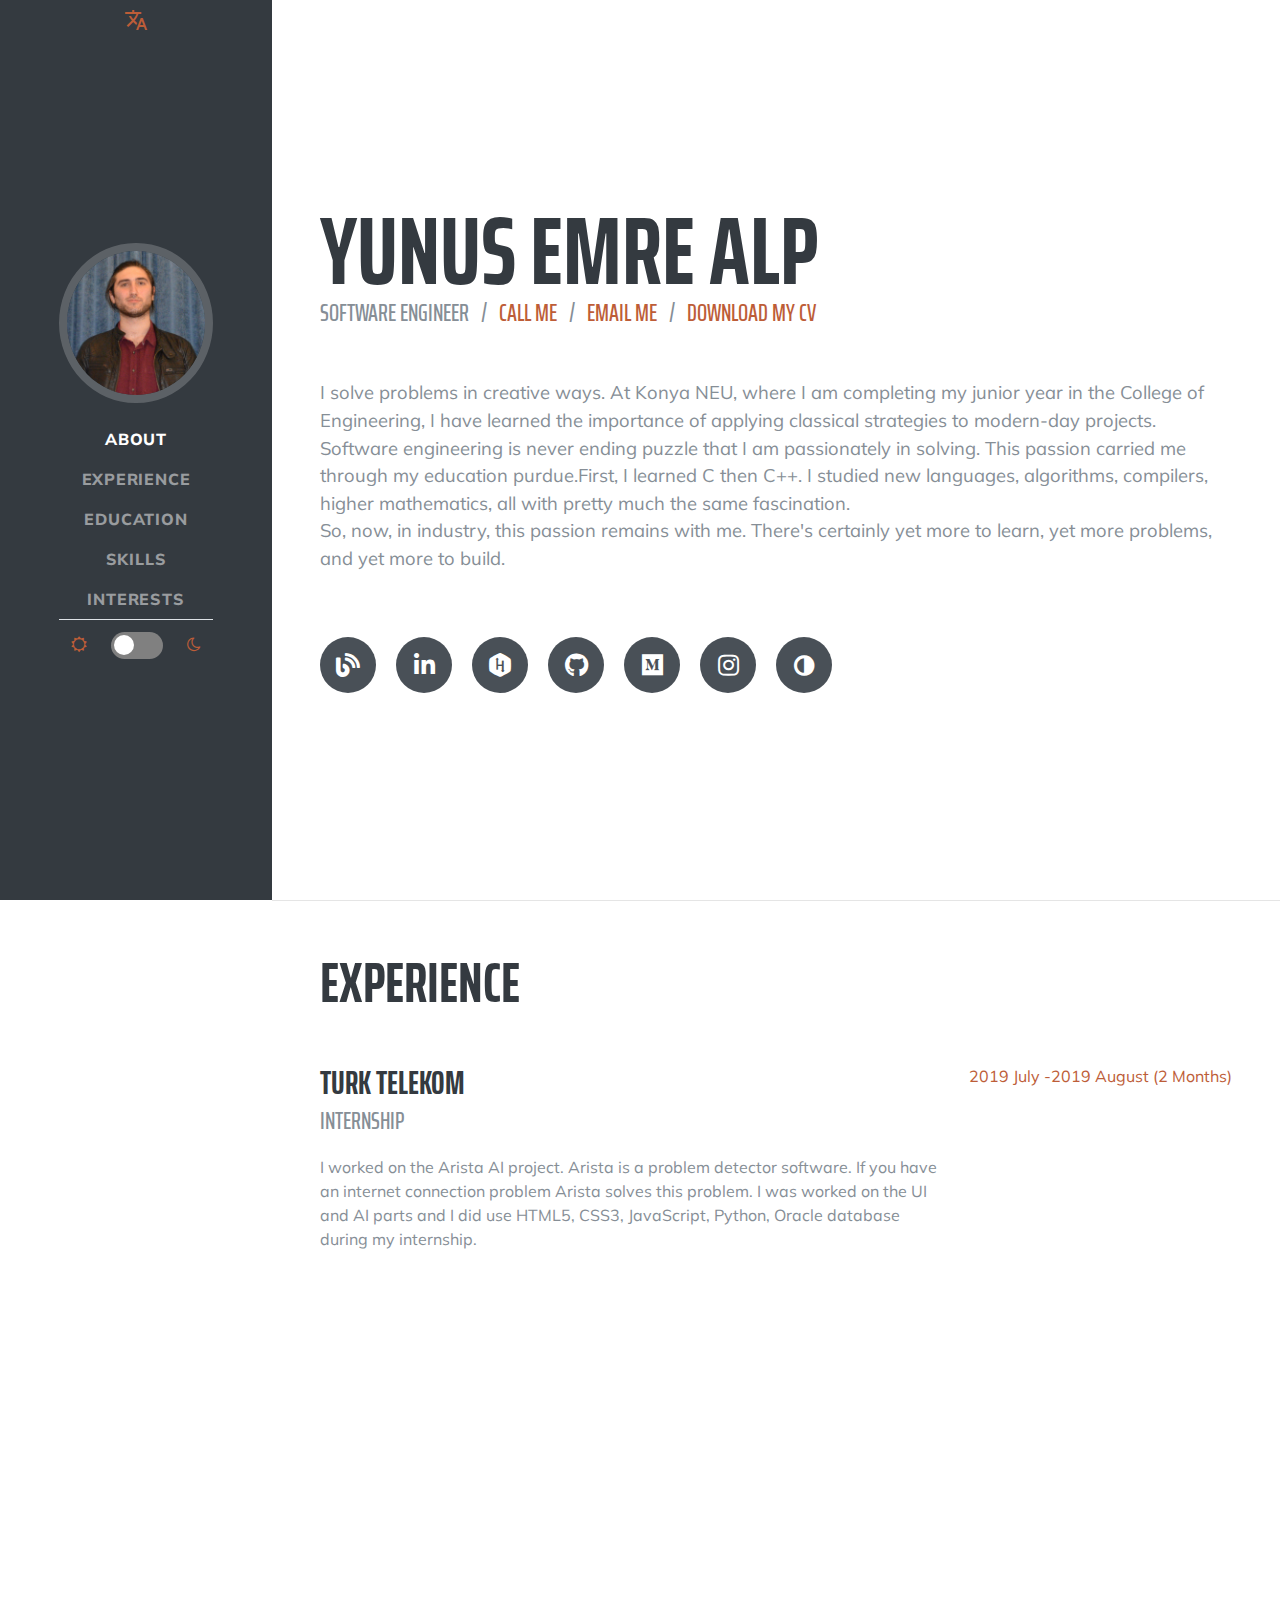
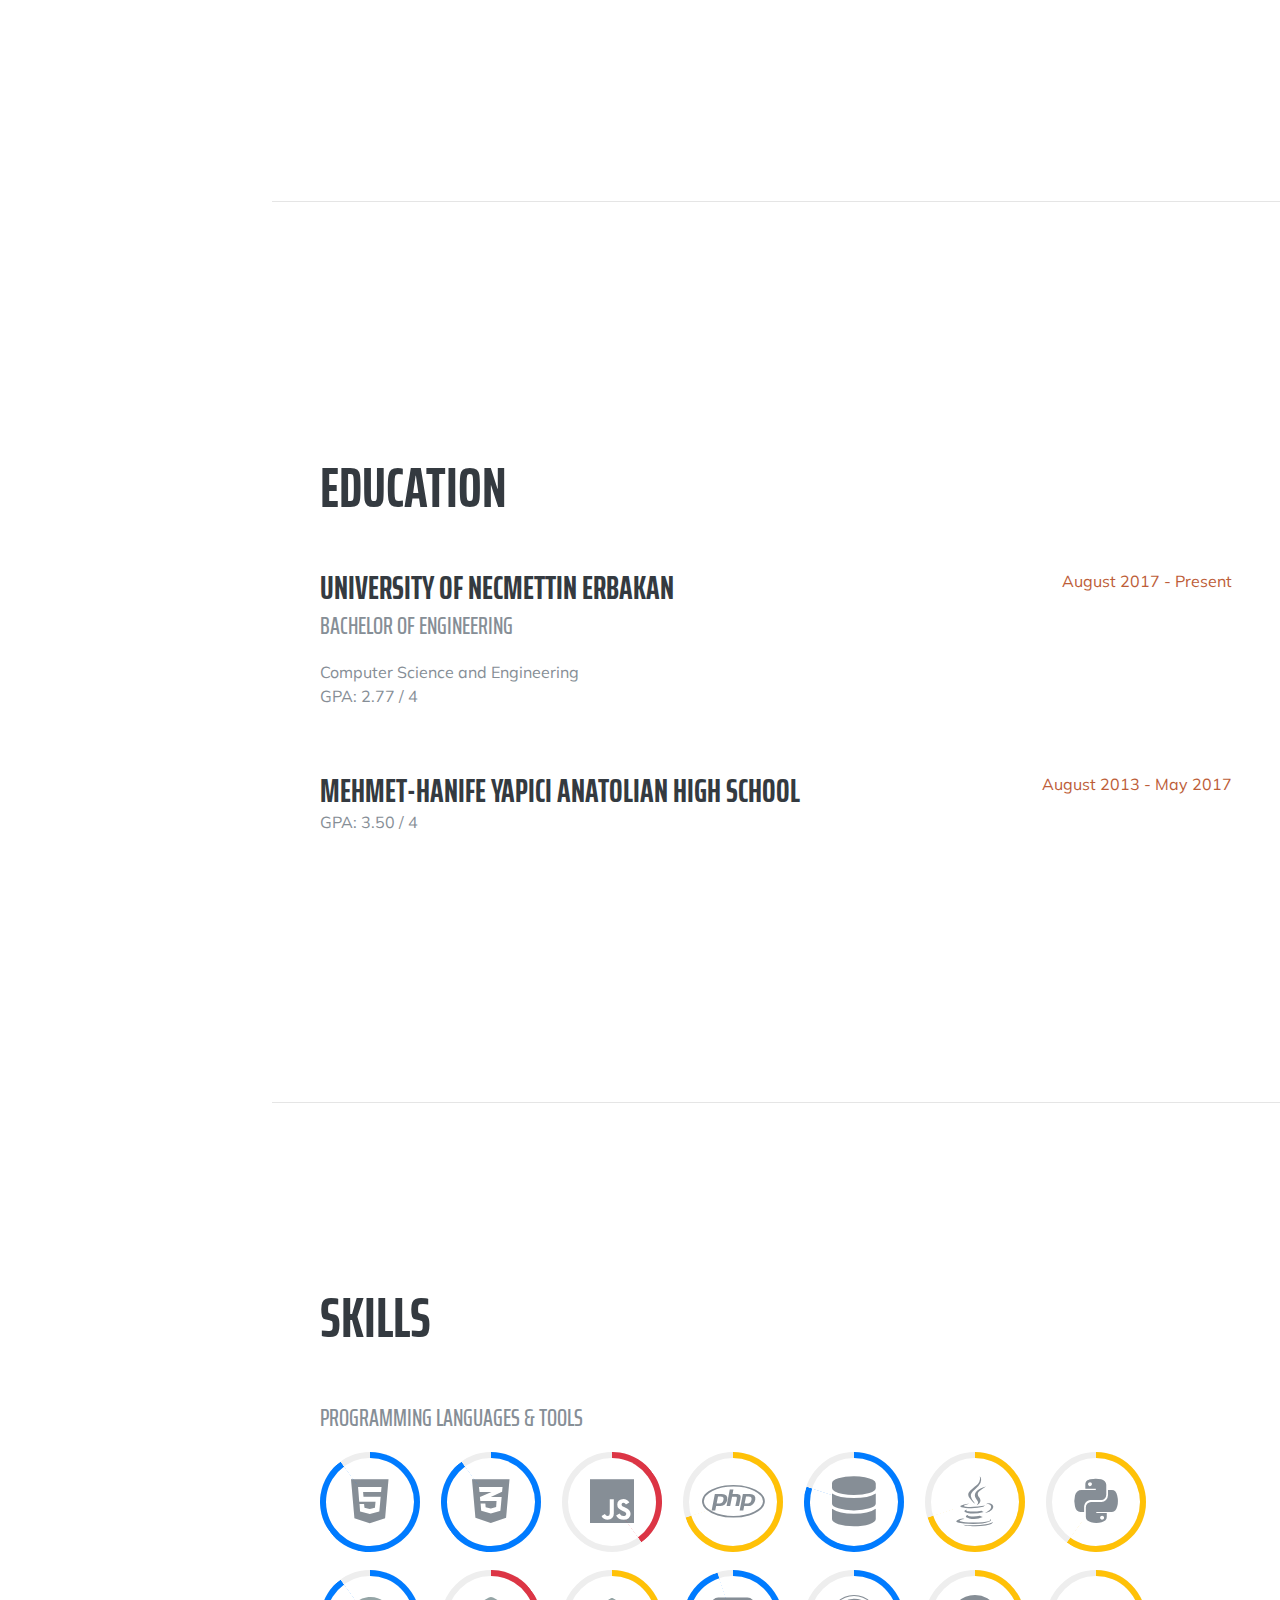
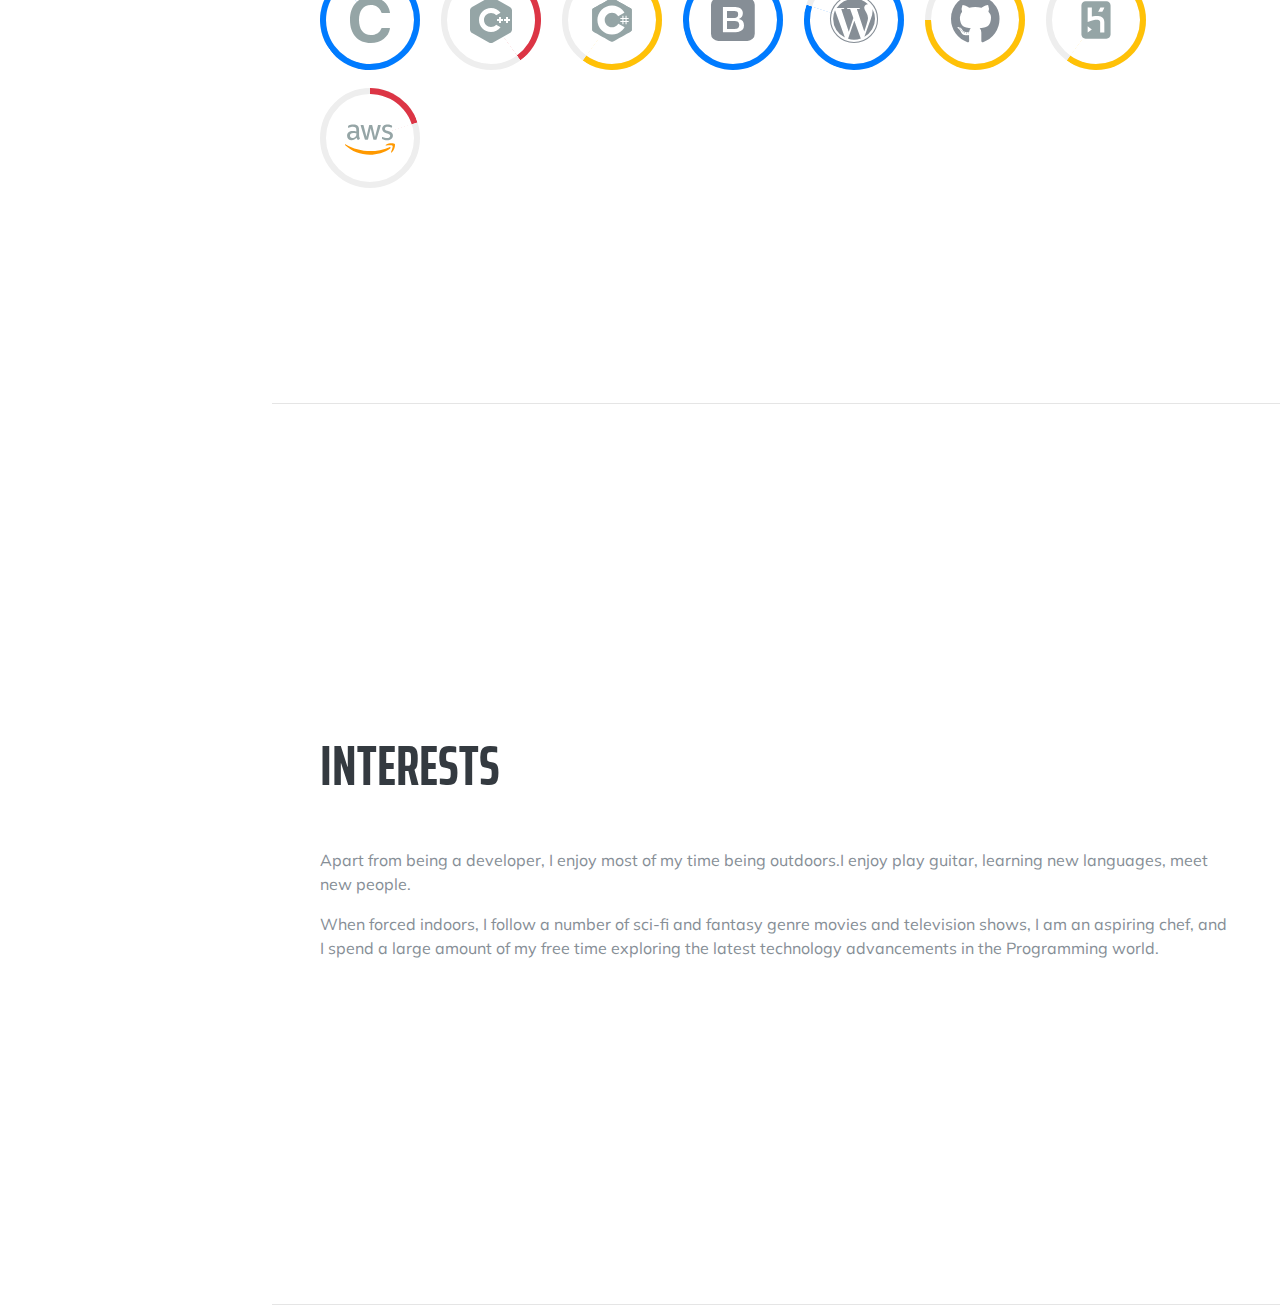
<file: index.html>
<!DOCTYPE html>

<html lang="en">
  <head>
    <!-- Metadata is data (information) about data. -->
    <!-- Metadata is used by browsers (how to display content or reload page), search engines (keywords), and other web services. -->
    <meta charset="utf-8">
    <meta name="viewport" content="width=device-width, initial-scale=1, shrink-to-fit=no">
    <meta name="description" content="">
    <meta name="author" content="">
    
    <!-- It is shown in the browser's title bar or in the page's tab. -->
    <title>Yunus Emre Alpu</title>

    <!-- Bootstrap core CSS -->
    <link href="vendor/bootstrap/css/bootstrap.min.css" rel="stylesheet">

    <!-- Custom fonts for this template -->
    <link href="https://fonts.googleapis.com/css?family=Saira+Extra+Condensed:500,700" rel="stylesheet">
    <link href="https://fonts.googleapis.com/css?family=Muli:400,400i,800,800i" rel="stylesheet">
    <link href="vendor/fontawesome-free/css/all.min.css" rel="stylesheet">
    <link href="https://cdnjs.cloudflare.com/ajax/libs/font-awesome/4.7.0/css/font-awesome.min.css" rel="stylesheet">
    <link href="https://fonts.googleapis.com/icon?family=Material+Icons" rel="stylesheet">

    <!-- Custom styles for this template -->  
    <link href="css/resume.min.css" rel="stylesheet">
  </head>
  <body id="page-top">
    <!-- Navigation bar -->
    <nav class="navbar navbar-expand-lg navbar-dark fixed-top" id="sideNav">
      
      <!-- Language -->
      <div class="dropdown">
        <a class="social-icons" href="#" role="button" id="dropdownMenuLink" data-toggle="dropdown" aria-haspopup="true" aria-expanded="false">
          <i class="material-icons">&#xe8e2;</i>
        </a>
        <div class="dropdown-menu text-center" id="langbtn" aria-labelledby="dropdownMenuButton">
          <a class="dropdown-item" style="color:#bd5d38;" href="https://yunusemrealps.github.io/Personal_Website_V1/index.html">ENGLISH</a>
          <a class="dropdown-item" style="color:#bd5d38;" href="https://yunusemrealps.github.io/Personal_Website_V1/indextr.html">TURKISH</a>
        </div>
      </div>
      <!-- Language -->

      <a class="navbar-brand js-scroll-trigger" href="#page-top">
        <span class="d-block d-lg-none">Yunus Emre Alpu</span>
        <span class="d-none d-lg-block">
          <img class="img-fluid img-profile rounded-circle mx-auto mb-2" src="./img/Me.jpg" alt="Me"> 
        </span>
      </a>
      <button class="navbar-toggler" type="button" data-toggle="collapse" data-target="#navbarSupportedContent" aria-controls="navbarSupportedContent" aria-expanded="false" aria-label="Toggle navigation">
        <span class="navbar-toggler-icon"></span>
      </button>
      <div class="collapse navbar-collapse" id="navbarSupportedContent">
        <ul class="navbar-nav">
          <li class="nav-item">
            <a class="nav-link js-scroll-trigger" href="#about">About</a>
          </li>
          <li class="nav-item">
            <a class="nav-link js-scroll-trigger" href="#experience">Experience</a>
          </li>
          <li class="nav-item">
            <a class="nav-link js-scroll-trigger" href="#education">Education</a>
          </li>
          <li class="nav-item">
            <a class="nav-link js-scroll-trigger" href="#skills">Skills</a>
          </li>
          <li class="nav-item">
            <a class="nav-link js-scroll-trigger" href="#interests">Interests</a>
          </li>
          <li class="nav-item mx-auto">
            
            <table class="table">
              <thead>
                <tr>
                  <td scope="col"><i class="fa fa-sun-o" style="color:#bd5d38;"></i></td>
                  <td scope="col" style="color:#bd5d38;">
                    <div class="toggle-container">
                      <input type="checkbox" id="switch" name="theme"/>
                      <label class="text-left" for="switch">Toggle</label>
                    </div>
                  </td>
                  <td scope="col"><i class="fa fa-moon-o" style="color:#bd5d38;"></i></td>
                </tr>
              </thead>
            </table>
          </li>
        </ul>
      </div>
    </nav>
    <!-- Navigation bar -->
    
    <div class="container-fluid p-0">
      <!-- About me -->
      <section class="resume-section p-3 p-lg-5 d-flex align-items-center" id="about">
        <div class="w-100">
          <h1 class="mb-0"><span class="animateyy">Yunus Emre <span>Alpu</span></span></h1>
          <div class="subheading mb-5">
            SOFTWARE ENGINEER &nbsp; / &nbsp; 
            <a href="tel:+905536988910">CALL ME </a> &nbsp; / &nbsp; 
            <a href="mailto:yunus192alpu@gmail.com">EMAIL ME</a> &nbsp; / &nbsp; 
            <a href="./img/Yunus_Emre_Alpu.pdf" download>DOWNLOAD MY CV</a>
          </div>
          <p class="lead mb-5">I solve problems in creative ways. At Konya NEU, where I am completing my junior year in the College of Engineering, I have learned the importance of applying classical strategies to modern-day projects. Software engineering is never ending puzzle that I am passionately in solving. This passion carried me through my education purdue.First, I learned C then C++. I studied new languages, algorithms, compilers, higher mathematics, all with pretty much the same fascination.<br/>
          So, now, in industry, this passion remains with me. There's certainly yet more to learn, yet more problems, and yet more to build.
          </p>
          <div class="social-icons">
            <a href="http://populartechtalks.herokuapp.com/" id="blog" data-toggle="tooltip" data-placement="bottom" title="Blog">
              <i class="fas fa-blog"></i>
            </a>
            <a href="https://www.linkedin.com/in/yunus-emre-alpu-5b1496151/" id="linkedin" data-toggle="tooltip" data-placement="bottom" title="LinkedIn">
              <i class="fab fa-linkedin-in"></i>
            </a>
            <a href="https://www.hackerrank.com/yunus192alpu?hr_r=1" id="hackerrank" data-toggle="tooltip" data-placement="bottom" title="HackerRank">
              <i class='fab fa-hackerrank'></i>
            </a>
            <a href="https://github.com/YunusEmreAlps" id="github" data-toggle="tooltip" data-placement="bottom" title="GitHub">
              <i class="fab fa-github"></i>
            </a>
            <a href="https://medium.com/@yunus192alpu" id="medium" data-toggle="tooltip" data-placement="bottom" title="Medium">
              <i class="fab fa-medium"></i>
            </a>
            <a href="https://www.instagram.com/yunusemrealpu/" id="instagram"  data-toggle="tooltip" data-placement="bottom" title="Instagram">
              <i class="fab fa-instagram"></i>
            </a>
            <a  onclick="navColor2()" data-toggle="tooltip" data-placement="bottom" title="Navbar Color">
              <i class="fa fa-adjust"></i>
            </a>
          </div>
        </div>
      </section>
      <!-- About me -->

      <!-- Horizontal line -->
      <hr class="m-0">

      <!-- Experience -->
      <section class="resume-section p-3 p-lg-5 d-flex justify-content-center" id="experience">
        <div class="w-100">
          <h2 class="mb-5">Experience</h2>
          <div class="resume-item d-flex flex-column flex-md-row justify-content-between">
            <div class="resume-content">
              <h3 class="mb-0" ><span>Turk Telekom</span></h3>
              <div class="subheading mb-3">Internship</div>
              <p>I worked on the Arista AI project. Arista is a problem detector software. If you have an internet connection problem Arista solves this problem. I was worked on the UI and AI parts and  I did use HTML5, CSS3, JavaScript, Python, Oracle database during my internship.</p>
            </div>
            <div class="resume-date text-md-right">
              <span class="text-primary">2019 July -2019 August (2 Months)</span>
            </div>
          </div>
        </div>
      </section>
      <!-- Experience -->

      <!-- Horizontal line -->
      <hr class="m-0">
      
      <!-- Education -->
      <section class="resume-section p-3 p-lg-5 d-flex align-items-center" id="education">
        <div class="w-100">
          <h2 class="mb-5">Education</h2>
          <div class="resume-item d-flex flex-column flex-md-row justify-content-between mb-5">
            <div class="resume-content">
              <h3 class="mb-0">University of Necmettin Erbakan</h3>
              <div class="subheading mb-3">Bachelor of Engineering</div>
              <div>Computer Science and Engineering</div>
              <p>GPA: 2.77 / 4</p>
            </div>
            <div class="resume-date text-md-right">
              <span class="text-primary">August 2017 - Present</span>
            </div>
          </div>
          <div class="resume-item d-flex flex-column flex-md-row justify-content-between">
            <div class="resume-content">
              <h3 class="mb-0">Mehmet-Hanife Yapıcı Anatolian High School</h3>
              <p>GPA: 3.50 / 4</p>
            </div>
            <div class="resume-date text-md-right">
              <span class="text-primary">August 2013 - May 2017</span>
            </div>
          </div>
        </div>
      </section>
      <!-- Education -->

      <!-- Horizontal line -->
      <hr class="m-0">

      <!-- Skills -->
      <section class="resume-section p-3 p-lg-5 d-flex align-items-center" id="skills">
        <div class="w-100">
          <h2 class="mb-5">Skills</h2>
          <div class="subheading mb-3">Programming Languages &amp; Tools</div>
          <ul class="list-inline dev-icons">
            <!-- HTML 5 -->
            <li class="list-inline-item">
              <!-- Progress bar 1 -->
              <div class="progress mx-auto" data-value='90' data-toggle="tooltip" data-placement="bottom" title="%90" onclick="document.getElementById('id01').style.display='block'">
                <span class="progress-left">
                  <span class="progress-bar border-primary"></span>
                </span>
                <span class="progress-right">
                  <span class="progress-bar border-primary"></span>
                </span>
                <div class="progress-value w-100 h-100 rounded-circle d-flex align-items-center justify-content-center">
                  <div style="font-size: 50px;">
                    
                    <i class="fab fa-html5"></i>
                  </div>
                </div>
              </div>
              <!-- END -->
              <div class="overlay" id="id01" onclick="document.getElementById('id01').style.display='none'">
                <div id="ovtext">HTML -> %90</div>
              </div>
            </li>
            <!-- HTML 5 --> 
            <!-- CSS3 --> 
            <li class="list-inline-item">
              <!-- Progress bar 2 -->
              <div class="progress mx-auto" data-value='90' data-toggle="tooltip" data-placement="bottom" title="%90" onclick="document.getElementById('id02').style.display='block'">
                <span class="progress-left">
                  <span class="progress-bar border-primary"></span>
                </span>
                <span class="progress-right">
                  <span class="progress-bar border-primary"></span>
                </span>
                <div class="progress-value w-100 h-100 rounded-circle d-flex align-items-center justify-content-center">
                  <div style="font-size: 50px;">
                    <i class="fab fa-css3-alt"></i>
                  </div>
                </div>
              </div>
              <!-- END -->
              <div class="overlay" id="id02" onclick="document.getElementById('id02').style.display='none'">
                <div id="ovtext">CSS -> %90</div>
              </div>
            </li>
            <!-- CSS 3-->
            <!-- JAVASCRIPT --> 
            <li class="list-inline-item">
              <!-- Progress bar 3 -->
              <div class="progress mx-auto" data-value='40' data-toggle="tooltip" data-placement="bottom" title="%40" onclick="document.getElementById('id03').style.display='block'">
                <span class="progress-left">
                  <span class="progress-bar border-danger"></span>
                </span>
                <span class="progress-right">
                  <span class="progress-bar border-danger"></span>
                </span>
                <div class="progress-value w-100 h-100 rounded-circle d-flex align-items-center justify-content-center">
                  <div style="font-size: 50px;">
                    <i class="fab fa-js"></i>
                  </div>
                </div>
              </div>
              <!-- END -->
              <div class="overlay" id="id03" onclick="document.getElementById('id03').style.display='none'">
                <div id="ovtext">JAVASCRIPT -> %40</div>
              </div>
            </li>
            <!-- JAVASCRIPT -->
            <!-- PHP  --> 
            <li class="list-inline-item">
              <!-- Progress bar 4 -->
              <div class="progress mx-auto" data-value='70' data-toggle="tooltip" data-placement="bottom" title="%70" onclick="document.getElementById('id04').style.display='block'">
                <span class="progress-left">
                  <span class="progress-bar border-warning"></span>
                </span>
                <span class="progress-right">
                  <span class="progress-bar border-warning"></span>
                </span>
                <div class="progress-value w-100 h-100 rounded-circle d-flex align-items-center justify-content-center">
                  <div style="font-size: 50px;">
                    <i class="fab fa-php"></i>
                  </div>
                </div>
              </div>
              <!-- END -->
              <div class="overlay" id="id04" onclick="document.getElementById('id04').style.display='none'">
                <div id="ovtext">PHP -> %70</div>
              </div>
            </li>
            <!-- PHP -->
            <!-- DATABASE --> 
            <li class="list-inline-item">
              <!-- Progress bar 5 -->
              <div class="progress mx-auto" data-value='80' data-toggle="tooltip" data-placement="bottom" title="%80" onclick="document.getElementById('id05').style.display='block'">
                <span class="progress-left">
                  <span class="progress-bar border-primary"></span>
                </span>
                <span class="progress-right">
                  <span class="progress-bar border-primary"></span>
                </span>
                <div class="progress-value w-100 h-100 rounded-circle d-flex align-items-center justify-content-center">
                  <div style="font-size: 50px;">
                    <i class="fas fa-database"></i>
                  </div>
                </div>
              </div>
              <!-- END -->
              <div class="overlay" id="id05" onclick="document.getElementById('id05').style.display='none'">
                <div id="ovtext">SQL AND PL/SQL -> %80</div>
              </div>
            </li>
            <!-- DATABASE -->     
            <!-- JAVA --> 
            <li class="list-inline-item">
              <!-- Progress bar 6 -->
              <div class="progress mx-auto" data-value='70' data-toggle="tooltip" data-placement="bottom" title="%70" onclick="document.getElementById('id06').style.display='block'">
                <span class="progress-left">
                  <span class="progress-bar border-warning"></span>
                </span>
                <span class="progress-right">
                  <span class="progress-bar border-warning"></span>
                </span>
                <div class="progress-value w-100 h-100 rounded-circle d-flex align-items-center justify-content-center">
                  <div style="font-size: 50px;">
                    <i class="fab fa-java"></i>
                  </div>
                </div>
              </div>
              <!-- END -->
              <div class="overlay" id="id06" onclick="document.getElementById('id06').style.display='none'">
                <div id="ovtext">JAVA -> %70</div>
              </div>
            </li>
            <!-- JAVA -->
            <!-- PYTHON --> 
            <li class="list-inline-item">
              <!-- Progress bar 7 -->
              <div class="progress mx-auto" data-value='60' data-toggle="tooltip" data-placement="bottom" title="%60" onclick="document.getElementById('id07').style.display='block'">
                <span class="progress-left">
                  <span class="progress-bar border-warning"></span>
                </span>
                <span class="progress-right">
                  <span class="progress-bar border-warning"></span>
                </span>
                <div class="progress-value w-100 h-100 rounded-circle d-flex align-items-center justify-content-center">
                  <div style="font-size: 50px;">
                    <i class="fab fa-python"></i>
                  </div>
                </div>
              </div>
              <!-- END -->
              <div class="overlay" id="id07" onclick="document.getElementById('id07').style.display='none'">
                <div id="ovtext">PYTHON -> %60</div>
              </div>
            </li>
            <!-- PYTHON -->
            <!-- C --> 
            <li class="list-inline-item">
              <!-- Progress bar 8 -->
              <div class="progress mx-auto" data-value='90' data-toggle="tooltip" data-placement="bottom" title="%90" onclick="document.getElementById('id08').style.display='block'">
                <span class="progress-left">
                  <span class="progress-bar border-primary"></span>
                </span>
                <span class="progress-right">
                  <span class="progress-bar border-primary"></span>
                </span>
                <div class="progress-value w-100 h-100 rounded-circle d-flex align-items-center justify-content-center">
                  <div>
                    <svg xmlns="http://www.w3.org/2000/svg" x="0px" y="0px"
                      width="50" height="50"
                      viewBox="0 0 172 172"
                      style=" fill:#000000;"><g xmlns="http://www.w3.org/2000/svg" font-family="none" font-size="none" font-weight="none" style="mix-blend-mode: normal" fill="none" fill-rule="nonzero" stroke="none" stroke-dasharray="" stroke-dashoffset="0" stroke-linecap="butt" stroke-linejoin="miter" stroke-miterlimit="10" stroke-width="1" text-anchor="none">
                        <path fill="none" d="M 0 172 v -172 h 172 v 172 Z" /><g fill="#95a5a6">
                        <path d="M 127.531 113.52 c -1.51704 0 -2.79672 1.01136 -3.28864 2.44584 c -4.80912 13.9354 -18.2595 21.6342 -35.5765 21.6342 c -25.2393 0 -40.506 -19.0782 -40.506 -51.6516 c 0 -32.4702 15.2667 -51.5484 40.4028 -51.5484 c 17.7194 0 31.4622 9.21576 35.9824 24.9194 c 0.43688 1.5136 1.7544 2.60064 3.32648 2.60064 c 0 0 19.0404 0.01032 25.2083 0 c 1.03544 -0.00344 1.84384 -0.91848 1.70968 -1.9436 c -4.03168 -30.8362 -31.7168 -53.0964 -66.2269 -53.0964 c -44.0182 0 -71.3628 30.3374 -71.3628 79.1716 c 0 48.7689 27.3858 79.0684 71.466 79.0684 c 34.6339 0 61.146 -19.9004 66.1168 -49.5842 c 0.17544 -1.04576 -0.64328 -2.0124 -1.70624 -2.01584 Z" /></g></g>
                    </svg>
                  </div>
                </div>
              </div>
              <!-- END -->
              <div class="overlay" id="id08" onclick="document.getElementById('id08').style.display='none'">
                <div id="ovtext">C -> %90</div>
              </div>
            </li>
            <!-- C -->    
            <!-- C++ --> 
            <li class="list-inline-item">
              <!-- Progress bar 9 -->
              <div class="progress mx-auto" data-value='40' data-toggle="tooltip" data-placement="bottom" title="%40" onclick="document.getElementById('id09').style.display='block'">
                <span class="progress-left">
                  <span class="progress-bar border-danger"></span>
                </span>
                <span class="progress-right">
                  <span class="progress-bar border-danger"></span>
                </span>
                <div class="progress-value w-100 h-100 rounded-circle d-flex align-items-center justify-content-center">
                  <div>
                    <svg xmlns="http://www.w3.org/2000/svg" x="0px" y="0px"
                      width="50" height="50"
                      viewBox="0 0 172 172"
                      style=" fill:#000000;"><g xmlns="http://www.w3.org/2000/svg" transform=""><g font-family="none" font-size="none" font-weight="none" style="mix-blend-mode: normal" fill="none" fill-rule="nonzero" stroke="none" stroke-dasharray="" stroke-dashoffset="0" stroke-linecap="butt" stroke-linejoin="miter" stroke-miterlimit="10" stroke-width="1" text-anchor="none">
                      <path fill="none" d="M 0 172 v -172 h 172 v 172 Z" /><path fill="none" d="" /><path fill="none" d="" /><g fill="#95a5a6">
                      <path d="M 151.051 41.2934 l -57.9293 -32.5591 c -4.39391 -2.45905 -9.84975 -2.45905 -14.2437 0 l -57.9291 32.5591 c -4.43437 2.48609 -7.18905 7.14866 -7.18905 12.1477 v 65.1178 c 0 4.99901 2.75468 9.66158 7.18905 12.1477 l 57.9291 32.5589 c 2.20366 1.23634 4.66292 1.8545 7.12183 1.8545 c 2.45891 0 4.91817 -0.61817 7.12183 -1.8545 l 57.9293 -32.5589 c 4.43416 -2.48609 7.18891 -7.14866 7.18891 -12.1477 v -65.1178 c 0 -4.99901 -2.75475 -9.66158 -7.18891 -12.1477 Z M 86 127.28 c -22.7632 0 -41.28 -18.5168 -41.28 -41.28 c 0 -22.7632 18.5168 -41.28 41.28 -41.28 c 13.0077 0 25.0205 6.03342 32.8279 16.3132 l -15.0768 8.72074 c -4.52842 -4.95842 -10.965 -7.83391 -17.7511 -7.83391 c -13.2763 0 -24.08 10.8037 -24.08 24.08 c 0 13.2763 10.8037 24.08 24.08 24.08 c 6.78609 0 13.2227 -2.8755 17.7511 -7.83391 l 15.0768 8.72074 c -7.80742 10.2797 -19.8202 16.3132 -32.8279 16.3132 Z M 127.28 89.44 h -6.88 v 6.88 h -6.88 v -6.88 h -6.88 v -6.88 h 6.88 v -6.88 h 6.88 v 6.88 h 6.88 Z M 151.36 89.44 h -6.88 v 6.88 h -6.88 v -6.88 h -6.88 v -6.88 h 6.88 v -6.88 h 6.88 v 6.88 h 6.88 Z" /></g></g></g>
                    </svg>
                  </div>
                </div>
              </div>
              <!-- END -->
              <div class="overlay" id="id09" onclick="document.getElementById('id09').style.display='none'">
                <div id="ovtext">C++ -> %40</div>
              </div>
            </li>
            <!-- C++ -->   
            <!-- C# --> 
            <li class="list-inline-item">
              <!-- Progress bar 10 -->
              <div class="progress mx-auto" data-value='60' data-toggle="tooltip" data-placement="bottom" title="%60" onclick="document.getElementById('id10').style.display='block'">
                <span class="progress-left">
                  <span class="progress-bar border-warning"></span>
                </span>
                <span class="progress-right">
                  <span class="progress-bar border-warning"></span>
                </span>
                <div class="progress-value w-100 h-100 rounded-circle d-flex align-items-center justify-content-center">
                  <div>
                    <svg xmlns="http://www.w3.org/2000/svg" x="0px" y="0px"
                      width="50" height="50"
                      viewBox="0 0 172 172"
                      style=" fill:#000000;"><g xmlns="http://www.w3.org/2000/svg" font-family="none" font-size="none" font-weight="none" style="mix-blend-mode: normal" fill="none" fill-rule="none" stroke="none" stroke-dasharray="" stroke-dashoffset="0" stroke-linecap="butt" stroke-linejoin="miter" stroke-miterlimit="10" stroke-width="1" text-anchor="none">
                        <path fill="none" fill-rule="nonzero" d="M 0 172 v -172 h 172 v 172 Z" /><g fill-rule="evenodd">
                        <path fill="#95a5a6" d="M 82.0691 11.7748 c 2.43308 -1.36525 5.42875 -1.36525 7.85825 0 c 12.0221 6.74742 48.1994 27.0578 60.2251 33.8052 c 2.43308 1.36167 3.93092 3.88433 3.93092 6.61483 c 0 13.4948 0 54.1119 0 67.6068 c 0 2.7305 -1.49783 5.25317 -3.93092 6.61842 c -12.0221 6.74742 -48.1994 27.0578 -60.2251 33.8052 c -2.43308 1.36525 -5.42875 1.36525 -7.85825 0 c -12.0221 -6.74742 -48.1994 -27.0578 -60.2251 -33.8052 c -2.4295 -1.36525 -3.92733 -3.88433 -3.92733 -6.61483 c 0 -13.4948 0 -54.1119 0 -67.6068 c 0 -2.7305 1.49783 -5.25317 3.93092 -6.61842 c 12.0185 -6.74742 48.203 -27.0578 60.2215 -33.8052 Z" /><path fill="#95a5a6" d="M 19.006 123.281 c -0.95317 -1.27567 -1.08933 -2.48683 -1.08933 -4.11725 c 0 -13.416 0 -53.8002 0 -67.2197 c 0 -2.71617 1.49425 -5.2245 3.92017 -6.579 c 11.9791 -6.708 48.0346 -26.9001 60.0137 -33.6117 c 2.42592 -1.35808 5.71183 -1.32942 8.13775 0.02867 c 11.9791 6.708 47.9128 26.7281 59.8918 33.4361 c 0.9675 0.54467 1.70567 1.20042 2.365 2.064 Z" /><path fill="#ffffff" d="M 86 35.8333 c 27.6884 0 50.1667 22.4783 50.1667 50.1667 c 0 27.6884 -22.4783 50.1667 -50.1667 50.1667 c -27.6884 0 -50.1667 -22.4783 -50.1667 -50.1667 c 0 -27.6884 22.4783 -50.1667 50.1667 -50.1667 Z M 86 60.9167 c 13.8424 0 25.0833 11.2373 25.0833 25.0833 c 0 13.8424 -11.2409 25.0833 -25.0833 25.0833 c -13.8424 0 -25.0833 -11.2409 -25.0833 -25.0833 c 0 -13.846 11.2373 -25.0833 25.0833 -25.0833 Z" /><path fill="#95a5a6" d="M 152.238 47.3179 c 1.849 1.73075 1.81317 4.33942 1.81317 6.39267 c 0 13.5988 -0.11467 52.2772 0.03225 65.876 c 0.01433 1.419 -0.45508 2.91325 -1.15742 4.03842 l -68.3843 -37.625 Z" /><path fill="#ffffff" d="M 121.833 71.6667 h 3.58333 v 28.6667 h -3.58333 Z M 132.583 71.6667 h 3.58333 v 28.6667 h -3.58333 Z" /><path fill="#ffffff" d="M 114.667 89.5833 h 28.6667 v 3.58333 h -28.6667 Z M 114.667 78.8333 h 28.6667 v 3.58333 h -28.6667 Z" /></g></g></svg>
                  </div>
                </div>
              </div>
              <!-- END -->
              <div class="overlay" id="id10" onclick="document.getElementById('id10').style.display='none'">
                <div id="ovtext">C# -> %60</div>
              </div>
            </li>
            <!-- C# -->
            <!-- Boostrap --> 
             <li class="list-inline-item">
              <!-- Progress bar 11 -->
              <div class="progress mx-auto" data-value='95' data-toggle="tooltip" data-placement="bottom" title="%95" onclick="document.getElementById('id11').style.display='block'">
                <span class="progress-left">
                  <span class="progress-bar border-primary"></span>
                </span>
                <span class="progress-right">
                  <span class="progress-bar border-primary"></span>
                </span>
                <div class="progress-value w-100 h-100 rounded-circle d-flex align-items-center justify-content-center">
                  <div style="font-size: 50px;">
                    <i class="fab fa-bootstrap"></i>
                  </div>
                </div>
              </div>
              <!-- END -->
              <div class="overlay" id="id11" onclick="document.getElementById('id11').style.display='none'">
                <div id="ovtext">BOOTSTRAP -> %95</div>
              </div>
            </li>
            <!-- Boostrap -->
            <!-- Wordpress --> 
             <li class="list-inline-item">
              <!-- Progress bar 12 -->
              <div class="progress mx-auto" data-value='80' data-toggle="tooltip" data-placement="bottom" title="%80" onclick="document.getElementById('id12').style.display='block'">
                <span class="progress-left">
                  <span class="progress-bar border-primary"></span>
                </span>
                <span class="progress-right">
                  <span class="progress-bar border-primary"></span>
                </span>
                <div class="progress-value w-100 h-100 rounded-circle d-flex align-items-center justify-content-center">
                  <div style="font-size: 50px;">
                    <i class="fab fa-wordpress"></i>
                  </div>
                </div>
              </div>
              <!-- END -->
              <div class="overlay" id="id12" onclick="document.getElementById('id12').style.display='none'">
                <div id="ovtext">WORDPRESS -> %80</div>
              </div>
            </li>
            <!-- Wordpress -->
            <!-- GitHub --> 
            <li class="list-inline-item">
              <!-- Progress bar 13 -->
              <div class="progress mx-auto" data-value='75' data-toggle="tooltip" data-placement="bottom" title="%75" onclick="document.getElementById('id13').style.display='block'">
                <span class="progress-left">
                  <span class="progress-bar border-warning"></span>
                </span>
                <span class="progress-right">
                  <span class="progress-bar border-warning"></span>
                </span>
                <div class="progress-value w-100 h-100 rounded-circle d-flex align-items-center justify-content-center">
                  <div style="font-size: 50px;">
                    <i class="fab fa-github"></i>
                  </div>
                </div>
              </div>
              <!-- END -->
              <div class="overlay" id="id13" onclick="document.getElementById('id13').style.display='none'">
                <div id="ovtext">GITHUB -> %75</div>
              </div>
            </li>
            <!-- GitHub -->
            <!-- Heroku --> 
            <li class="list-inline-item">
              <!-- Progress bar 14 -->
              <div class="progress mx-auto" data-value='60' data-toggle="tooltip" data-placement="bottom" title="%60" onclick="document.getElementById('id14').style.display='block'">
                <span class="progress-left">
                  <span class="progress-bar border-warning"></span>
                </span>
                <span class="progress-right">
                  <span class="progress-bar border-warning"></span>
                </span>
                <div class="progress-value w-100 h-100 rounded-circle d-flex align-items-center justify-content-center">
                  <div>
                    <svg xmlns="http://www.w3.org/2000/svg" x="0px" y="0px"
                      width="50" height="50"
                      viewBox="0 0 172 172"
                      style=" fill:#000000;"><g xmlns="http://www.w3.org/2000/svg" font-family="none" font-size="none" font-weight="none" style="mix-blend-mode: normal" fill="none" fill-rule="nonzero" stroke="none" stroke-dasharray="" stroke-dashoffset="0" stroke-linecap="butt" stroke-linejoin="miter" stroke-miterlimit="10" stroke-width="1" text-anchor="none">
                      <path fill="none" d="M 0 172 v -172 h 172 v 172 Z" /><g fill="#95a5a6">
                      <path d="M 121.833 21.5 h -71.6667 c -7.89451 0 -14.3333 6.43882 -14.3333 14.3333 v 100.333 c 0 7.8948 6.43882 14.3333 14.3333 14.3333 h 71.6667 c 7.8948 0 14.3333 -6.43853 14.3333 -14.3333 v -100.333 c 0 -7.89451 -6.43853 -14.3333 -14.3333 -14.3333 Z M 57.3333 129 v -21.5 l 14.3333 10.75 Z M 114.667 129 h -14.3333 c 0 0 0 -22.2281 0 -36.029 c 0 -4.11582 -3.8915 -15.7896 -42.916 0.19565 c -0.08399 0.25227 -0.08399 -50.0546 -0.08399 -50.0546 l 14.3333 -0.11201 v 31.2983 c 0 0 43 -12.5698 43 18.8684 Z M 107.556 57.3333 c -4.31075 0 -12.2335 0 -14.3892 0 c 4.53507 -6.91469 8.09045 -14.3333 8.09045 -14.3333 h 13.4934 c 0 0 -1.84757 5.93493 -7.19462 14.3333 Z" /></g></g></svg>
                  </div>
                </div>
              </div>
              <!-- END -->
              <div class="overlay" id="id14" onclick="document.getElementById('id14').style.display='none'">
                <div id="ovtext">HEROKU -> %60</div>
              </div>
            </li>
            <!-- Heroku -->
            <!-- AWS --> 
            <li class="list-inline-item">
              <!-- Progress bar 15 -->
              <div class="progress mx-auto" data-value='20' data-toggle="tooltip" data-placement="bottom" title="%20" onclick="document.getElementById('id15').style.display='block'">
                <span class="progress-left">
                  <span class="progress-bar border-danger"></span>
                </span>
                <span class="progress-right">
                  <span class="progress-bar border-danger"></span>
                </span>
                <div class="progress-value w-100 h-100 rounded-circle d-flex align-items-center justify-content-center">
                  <div>
                    <svg xmlns="http://www.w3.org/2000/svg" x="0px" y="0px"
                    width="50" height="50"
                    viewBox="0 0 172 172"
                    style=" fill:#000000;"><g xmlns="http://www.w3.org/2000/svg" font-family="none" font-size="none" font-weight="none" style="mix-blend-mode: normal" fill="none" fill-rule="nonzero" stroke="none" stroke-dasharray="" stroke-dashoffset="0" stroke-linecap="butt" stroke-linejoin="miter" stroke-miterlimit="10" stroke-width="1" text-anchor="none"><path fill="none" d="M 0 172 v -172 h 172 v 172 Z" /><g><path fill="#95a5a6" d="M 48.4717 77.1456 c 0 2.13925 0.22933 3.87 0.63067 5.14208 c 0.45867 1.27208 1.02842 2.65883 1.83108 4.16025 c 0.28667 0.46225 0.40133 0.9245 0.40133 1.32942 c 0 0.57692 -0.344 1.15383 -1.08575 1.73433 l -3.60483 2.42592 c -0.516 0.34758 -1.02842 0.51958 -1.48708 0.51958 c -0.57333 0 -1.14308 -0.29025 -1.71642 -0.80983 c -0.80267 -0.86717 -1.48708 -1.79167 -2.06042 -2.71617 c -0.57333 -0.98183 -1.14308 -2.07833 -1.77375 -3.40775 c -4.46125 5.31408 -10.0692 7.97292 -16.8202 7.97292 c -4.80525 0 -8.63942 -1.38675 -11.4416 -4.16025 c -2.80217 -2.7735 -4.23192 -6.4715 -4.23192 -11.094 c 0 -4.90917 1.71642 -8.89742 5.20658 -11.9003 c 3.49017 -3.00283 8.12342 -4.50783 14.0144 -4.50783 c 1.94575 0 3.94883 0.172 6.063 0.46225 c 2.11417 0.29025 4.28925 0.7525 6.579 1.27208 v -4.21758 c 0 -4.38958 -0.91375 -7.45333 -2.6875 -9.245 c -1.83108 -1.79167 -4.91992 -2.65883 -9.32383 -2.65883 c -2.00308 0 -4.05992 0.22933 -6.17767 0.7525 c -2.11775 0.51958 -4.17458 1.15383 -6.17767 1.96367 c -0.91375 0.40492 -1.60175 0.63425 -2.00308 0.7525 c -0.40133 0.11467 -0.688 0.172 -0.91375 0.172 c -0.80267 0 -1.20042 -0.57692 -1.20042 -1.79167 v -2.83083 c 0 -0.9245 0.11467 -1.61608 0.40133 -2.021 c 0.28667 -0.40492 0.80267 -0.80983 1.60175 -1.21475 c 2.00308 -1.03917 4.40392 -1.90633 7.20967 -2.6015 c 2.80217 -0.7525 5.77633 -1.0965 8.9225 -1.0965 c 6.80833 0 11.7856 1.55875 14.9891 4.67983 c 3.14617 3.12108 4.74792 7.85825 4.74792 14.2115 v 18.7193 h 0.1075 Z M 25.2446 85.9248 c 1.88842 0 3.83417 -0.34758 5.891 -1.03917 c 2.06042 -0.69158 3.8915 -1.96367 5.43592 -3.698 c 0.91375 -1.0965 1.60175 -2.31125 1.94575 -3.698 c 0.344 -1.38675 0.57333 -3.06375 0.57333 -5.02742 v -2.42592 c -1.65908 -0.40492 -3.43283 -0.7525 -5.26392 -0.98183 c -1.83108 -0.22933 -3.60483 -0.34758 -5.37858 -0.34758 c -3.83417 0 -6.63633 0.7525 -8.52475 2.31125 c -1.88842 1.55875 -2.80217 3.75533 -2.80217 6.6435 c 0 2.71617 0.688 4.73717 2.11775 6.12392 c 1.37242 1.44767 3.3755 2.13925 6.00567 2.13925 Z M 71.1829 92.1669 c -1.02842 0 -1.71642 -0.172 -2.17508 -0.57692 c -0.45867 -0.34758 -0.85642 -1.15383 -1.20042 -2.25392 l -13.4447 -44.6591 c -0.344 -1.15383 -0.516 -1.90633 -0.516 -2.31125 c 0 -0.9245 0.45867 -1.44408 1.37242 -1.44408 h 5.60792 c 1.08575 0 1.83108 0.172 2.23242 0.57692 c 0.45867 0.34758 0.79908 1.15383 1.14308 2.25392 l 9.6105 38.2485 l 8.9225 -38.2485 c 0.28667 -1.15383 0.63067 -1.90633 1.08575 -2.25392 c 0.45867 -0.34758 1.25775 -0.57692 2.28975 -0.57692 h 4.57592 c 1.08575 0 1.83108 0.172 2.28975 0.57692 c 0.45867 0.34758 0.85642 1.15383 1.08575 2.25392 l 9.03717 38.7108 l 9.89717 -38.7108 c 0.344 -1.15383 0.74533 -1.90633 1.14308 -2.25392 c 0.45867 -0.34758 1.20042 -0.57692 2.23242 -0.57692 h 5.32125 c 0.91375 0 1.42975 0.46225 1.42975 1.44408 c 0 0.29025 -0.05733 0.57692 -0.11467 0.9245 c -0.05733 0.34758 -0.172 0.80983 -0.40133 1.44408 l -13.7851 44.6591 c -0.344 1.15383 -0.74533 1.90633 -1.20042 2.25392 c -0.45508 0.34758 -1.20042 0.57692 -2.17508 0.57692 h -4.91992 c -1.08575 0 -1.83108 -0.172 -2.28975 -0.57692 c -0.45867 -0.40492 -0.85642 -1.15383 -1.08575 -2.31125 l -8.86517 -37.2667 l -8.80783 37.2093 c -0.28667 1.15383 -0.63067 1.90633 -1.08575 2.31125 c -0.45867 0.40492 -1.25775 0.57692 -2.28975 0.57692 Z M 144.691 93.7257 c -2.97417 0 -5.94833 -0.34758 -8.80783 -1.03917 c -2.8595 -0.69158 -5.09192 -1.44408 -6.579 -2.31125 c -0.91375 -0.51958 -1.54442 -1.0965 -1.77375 -1.61608 c -0.22933 -0.51958 -0.344 -1.0965 -0.344 -1.61608 v -2.9455 c 0 -1.21475 0.45867 -1.79167 1.31508 -1.79167 c 0.344 0 0.688 0.05733 1.02842 0.172 c 0.344 0.11467 0.85642 0.34758 1.42975 0.57692 c 1.94575 0.86717 4.05992 1.55875 6.29233 2.021 c 2.28975 0.46225 4.51858 0.69158 6.80833 0.69158 c 3.60483 0 6.407 -0.63425 8.35275 -1.90633 c 1.94575 -1.27208 2.97417 -3.12108 2.97417 -5.48967 c 0 -1.61608 -0.516 -2.9455 -1.54442 -4.04558 c -1.02842 -1.0965 -2.97417 -2.07833 -5.77633 -3.00283 l -8.29542 -2.6015 c -4.17458 -1.32942 -7.26342 -3.29308 -9.15183 -5.89458 c -1.88842 -2.54058 -2.8595 -5.37142 -2.8595 -8.37783 c 0 -2.42592 0.516 -4.56517 1.54442 -6.41417 c 1.02842 -1.849 2.40442 -3.46508 4.11725 -4.73717 c 1.71642 -1.32942 3.66217 -2.31125 5.94833 -3.00283 c 2.28975 -0.688 4.69058 -0.97825 7.20967 -0.97825 c 1.25775 0 2.57283 0.05733 3.83417 0.22933 c 1.31508 0.172 2.5155 0.40492 3.7195 0.63425 c 1.14308 0.29025 2.23242 0.57692 3.26083 0.9245 c 1.02842 0.34758 1.83108 0.69158 2.40442 1.03917 c 0.80267 0.46225 1.37242 0.9245 1.71642 1.44408 c 0.344 0.46225 0.516 1.0965 0.516 1.90633 v 2.71617 c 0 1.21475 -0.45867 1.849 -1.31508 1.849 c -0.45867 0 -1.20042 -0.22933 -2.17508 -0.69158 c -3.26083 -1.50142 -6.923 -2.25392 -10.9829 -2.25392 c -3.26083 0 -5.83367 0.51958 -7.60742 1.61608 c -1.77375 1.0965 -2.6875 2.7735 -2.6875 5.14208 c 0 1.61608 0.57333 3.00283 1.71642 4.10292 c 1.14308 1.0965 3.26083 2.19658 6.29233 3.17842 l 8.12342 2.6015 c 4.11725 1.32942 7.095 3.17842 8.86517 5.547 c 1.77017 2.36858 2.63017 5.08475 2.63017 8.08758 c 0 2.48325 -0.516 4.73717 -1.48708 6.70083 c -1.02842 1.96367 -2.40442 3.698 -4.17458 5.08475 c -1.77375 1.44408 -3.8915 2.48325 -6.34967 3.23575 c -2.58358 0.80983 -5.27108 1.21475 -8.18792 1.21475 Z" /><path fill="#ff9900" d="M 155.502 121.805 c -18.8197 14.0395 -46.1641 21.4928 -69.6779 21.4928 c -32.9487 0 -62.6403 -12.3052 -85.0648 -32.7588 c -1.77375 -1.61608 -0.172 -3.81267 1.94575 -2.54058 c 24.2556 14.2115 54.1728 22.8223 85.1221 22.8223 c 20.8801 0 43.8206 -4.38958 64.9264 -13.4052 c 3.14975 -1.44408 5.83725 2.07833 2.74842 4.38958 Z M 163.339 112.793 c -2.40442 -3.12108 -15.9028 -1.50142 -22.0232 -0.7525 c -1.83108 0.22933 -2.11775 -1.38675 -0.45867 -2.6015 c 10.7536 -7.62533 28.4302 -5.43233 30.4906 -2.88817 c 2.06042 2.6015 -0.57333 20.4537 -10.6389 29.0035 c -1.54442 1.32942 -3.0315 0.63425 -2.34708 -1.0965 c 2.28975 -5.719 7.38167 -18.6047 4.97725 -21.6648 Z" /></g></g></svg>
                  </div>
                </div>
              </div>
              <!-- END -->
              <div class="overlay" id="id15" onclick="document.getElementById('id15').style.display='none'">
                <div id="ovtext">AMAZON WEB SERVICE -> %20</div>
              </div>
            </li>
            <!-- AWS -->                                                
          </ul>
        </div>
      </section>
      <!-- Skills -->

      <!-- Horizontal line -->
      <hr class="m-0">

      <!-- Interests -->
      <section class="resume-section p-3 p-lg-5 d-flex align-items-center" id="interests">
        <div class="w-100">
          <h2 class="mb-5">Interests</h2>
          <p>Apart from being a developer, I enjoy most of my time being outdoors.I enjoy play guitar, learning new languages, meet new people.</p>
          <p class="mb-3">When forced indoors, I follow a number of sci-fi and fantasy genre movies and television shows, I am an aspiring chef, and I spend a large amount of my free time exploring the latest technology advancements in the Programming world.</p>  
          </ul>
        </div>
      </section>
      <!-- Interests -->

      <!-- Horizontal line -->
      <hr class="m-0">
    </div>

    <!-- Bootstrap core JavaScript -->
    <script src="vendor/jquery/jquery.min.js"></script>
    <script src="vendor/bootstrap/js/bootstrap.bundle.min.js"></script>

    <!-- Plugin JavaScript -->
    <script src="vendor/jquery-easing/jquery.easing.min.js"></script>

    <!-- Custom scripts for this template -->
    <script src="js/resume.min.js"></script>
    <script>  
      
      // Skills Bar
      $(function() {
      $(".progress").each(function() {

        var value = $(this).attr('data-value');
        var left = $(this).find('.progress-left .progress-bar');
        var right = $(this).find('.progress-right .progress-bar');

        if (value > 0) {
          if (value <= 50) {
            right.css('transform', 'rotate(' + percentageToDegrees(value) + 'deg)')
          } else {
            right.css('transform', 'rotate(180deg)')
            left.css('transform', 'rotate(' + percentageToDegrees(value - 50) + 'deg)')
          }
        }
      })

      function percentageToDegrees(percentage) {

        return percentage / 100 * 360

      }

      });
      // Skills Bar      
      
      // Name Animation 
      setInterval(nameAnimation, 10000); // loop (10 seconds) 
      nameAnimation();

       function nameAnimation(){
        const text = document.querySelector(".animateyy");
        const mytext = text.textContent;
        const sptext = mytext.split("");
        text.textContent="";
        
        for(let i=0; i<sptext.length; i++){
          text.innerHTML += "<span>" + sptext[i] + "</span>";
        }
        let chars=0; // character
        let timer = setInterval(onTick, 50);

        function onTick() {
          const span = text.querySelectorAll('span')[chars];
          span.classList.add('myfade');
          chars++
          if(chars === sptext.length){
            complete();
            return;   
          }
        }

        function complete() {
          clearInterval(timer);
          timer=null;
        }
      }
      // Name Animation 

      // Theme Switcher
      var checkbox = document.querySelector('input[name=theme]');
      checkbox.addEventListener('change', function() {
          if(this.checked) {
              trans()
              document.documentElement.setAttribute('data-theme', 'dark')
          } else {
              trans()
              document.documentElement.setAttribute('data-theme', 'light')
          }
      })

      function clickCounter(){
        if(typeof(Storage) !== "undefined")
        {
          if(localStorage.counter){
            localStorage.counter=Number(localStorage.counter)+1;
            return localStorage.counter;
          }
          else{
            localStorage.counter=1;
            return localStorage.counter;
          }
        }
      }

      function navColor2() {
          var c=document.getElementById('switch');
          // dark
          if(c.checked) {
              var dcolors = ["#343a40", "#121212"]; // #1a1a1d"
              document.getElementById("sideNav").style.backgroundColor=dcolors[clickCounter()%(dcolors.length)]; 
          } 
          // light
          else {
            var wcolors = ["#343a40", "#182628", "#1f2833", "#116466", "#25274d", "#29648a"];
            document.getElementById("sideNav").style.backgroundColor=wcolors[clickCounter()%(wcolors.length)];
          }
      }
        

      let trans = () => {
          document.documentElement.classList.add('transition');
          window.setTimeout(() => {
              document.documentElement.classList.remove('transition')
          }, 1000)
      }
      // Theme Switcher

      // DropDown Theme Switcher 
      function bodyColor(){
        var bgclr = document.getElementById("colorPicker").value;
        document.body.style.backgroundColor=bgclr; 
      }

      // Change navigation bar color  
      function navColor(){
        if((document.getElementById("colorPicker").value)=="white")
        {
          var wcolors = ["#343a40", "#1a1a1d", "#182628", "#379683"];
          document.getElementById("sideNav").style.backgroundColor=wcolors[clickCounter()%(wcolors.length)];    
        }
        else if((document.getElementById("colorPicker").value)=="#121212"){
          var dcolors = ["#1a1a1d","#596164","#121212"];
          document.getElementById("sideNav").style.backgroundColor=dcolors[clickCounter()%(dcolors.length)];    
        }
      }
      // DropDown Theme Switcher   
    </script>
  
    </script>
  </body>
</html>
</file>
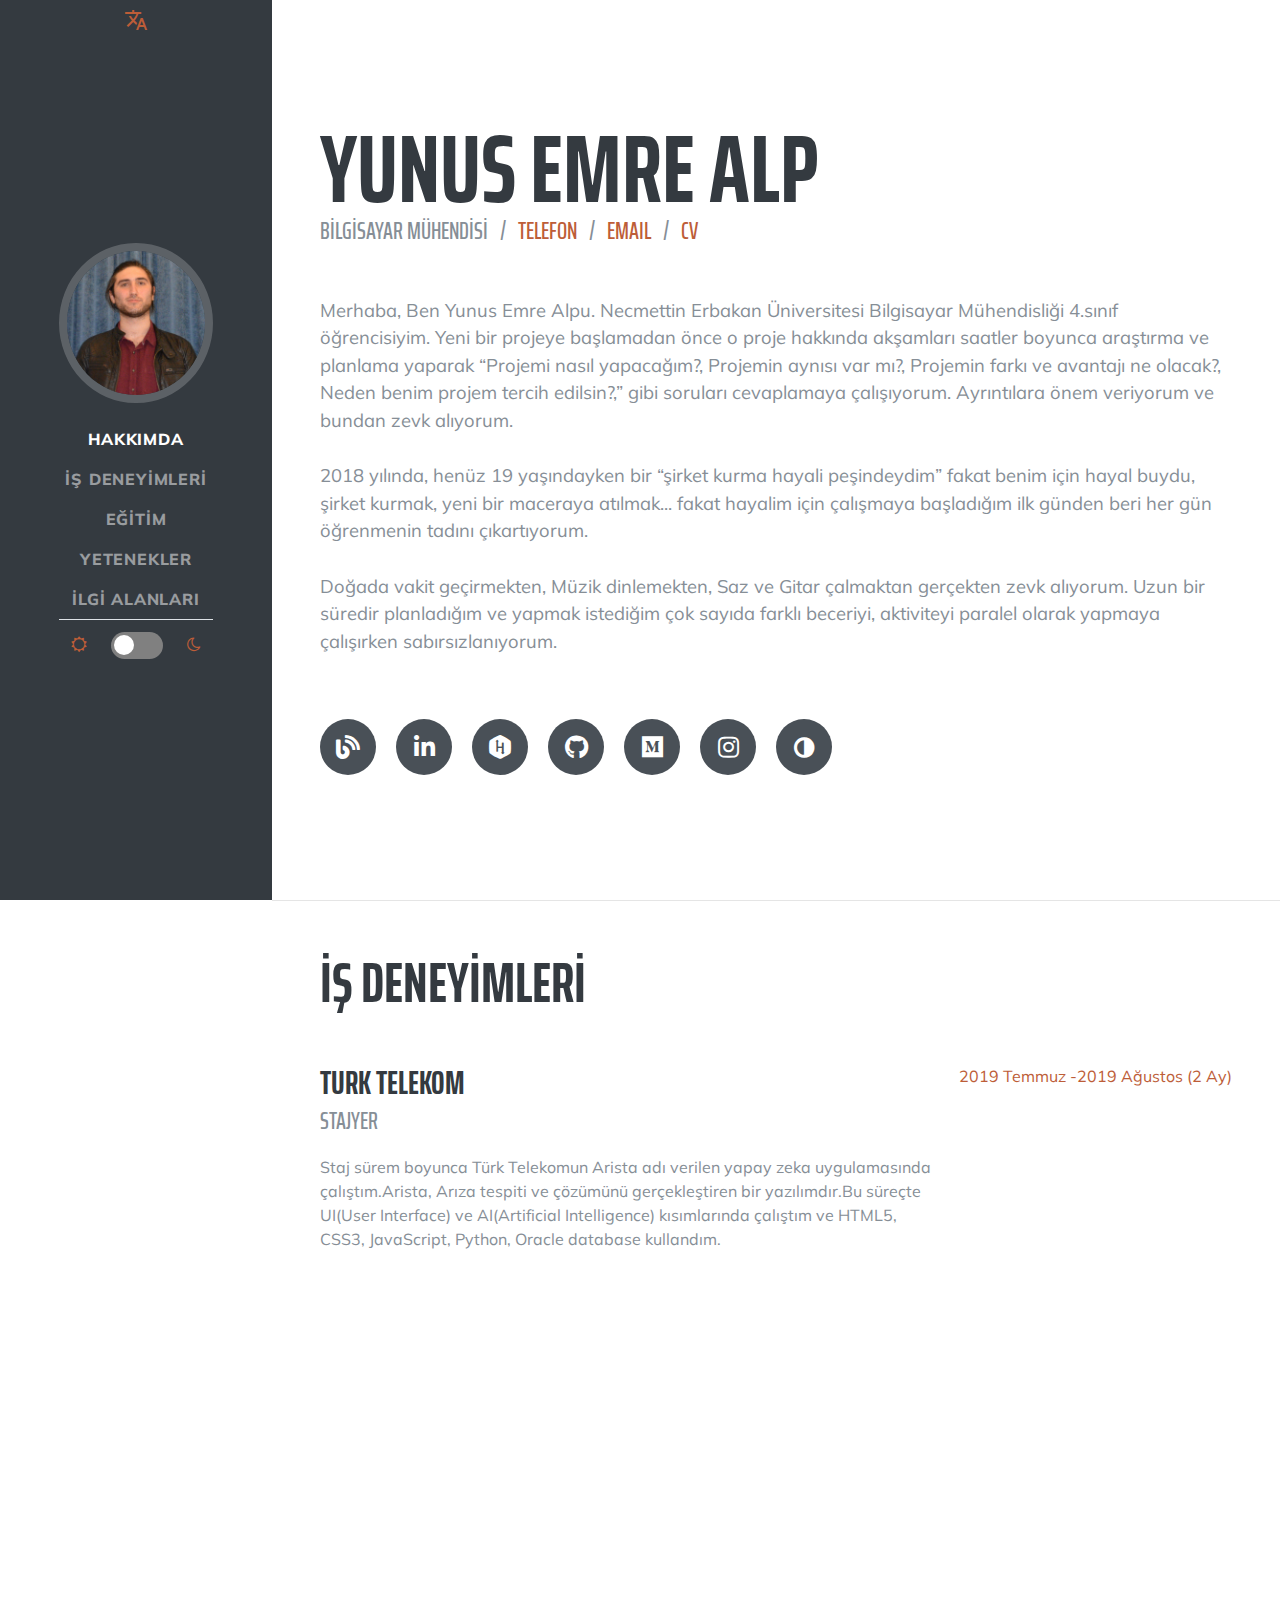
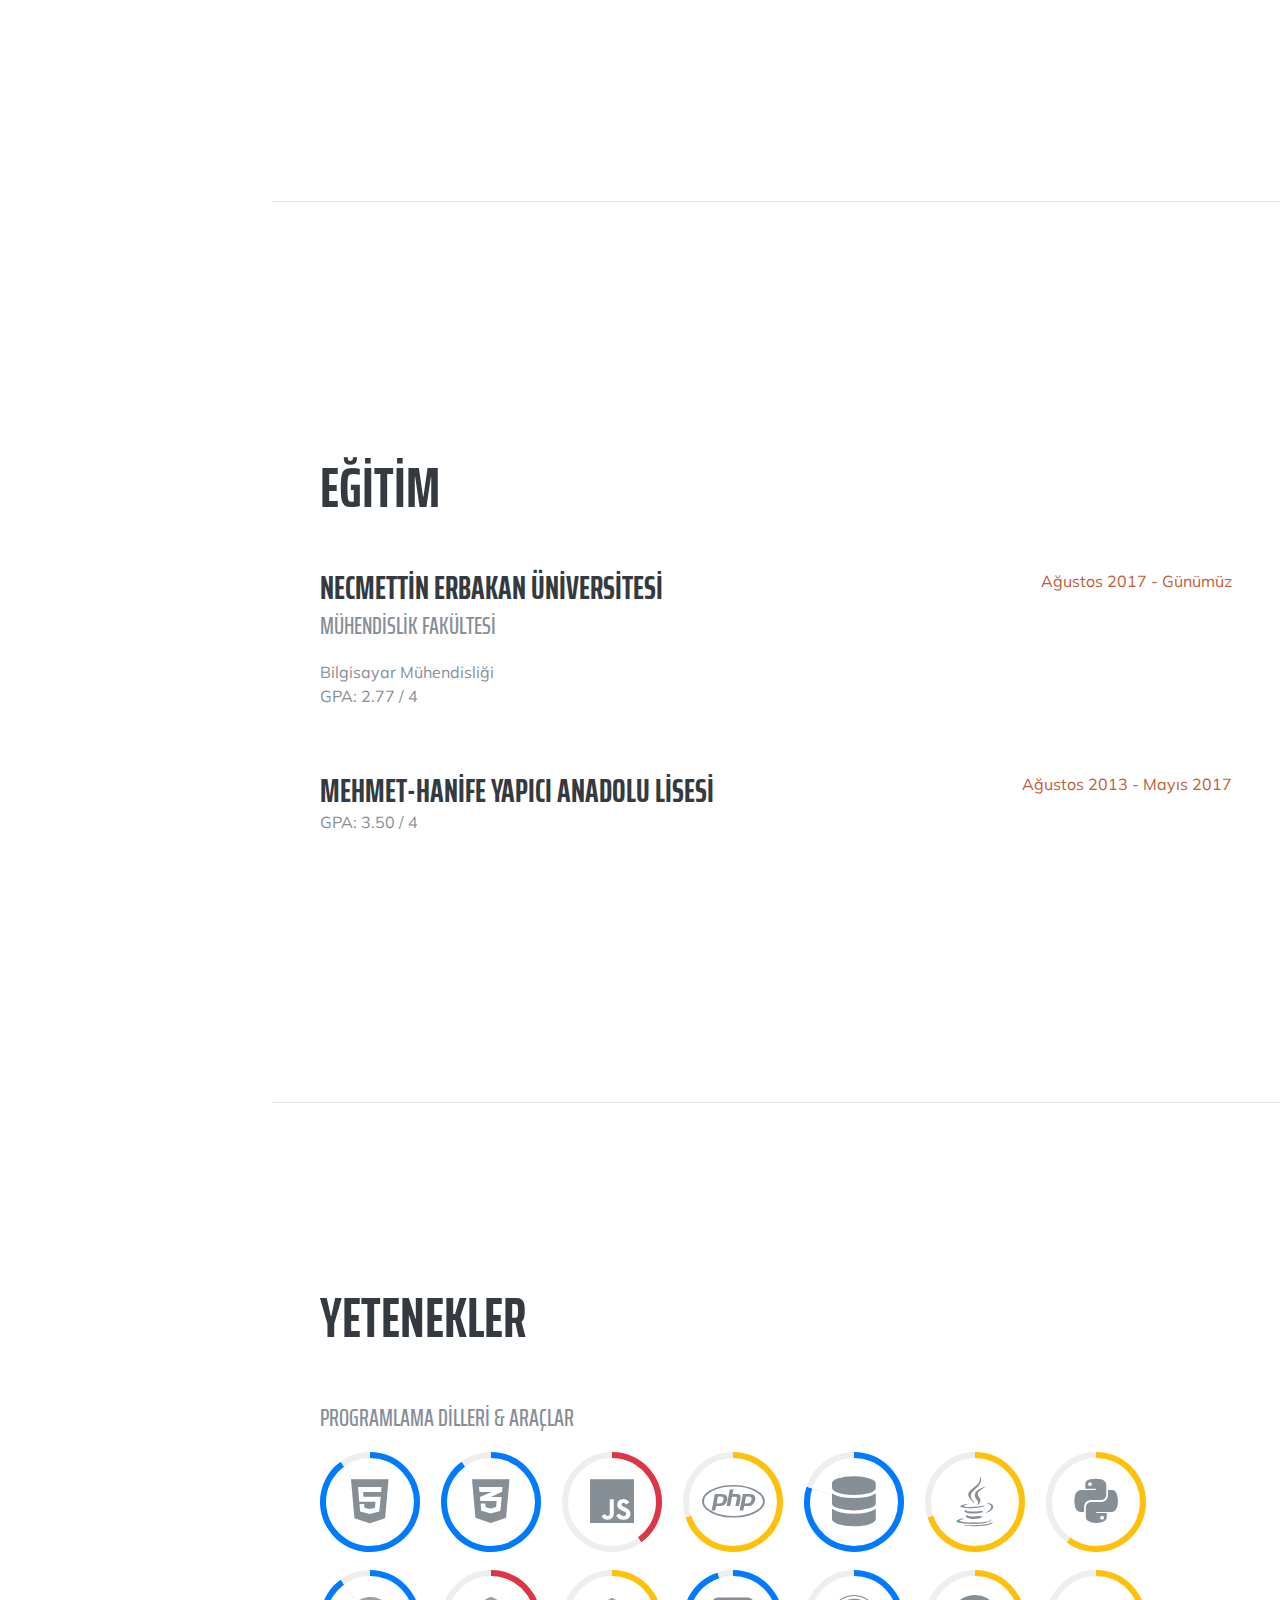
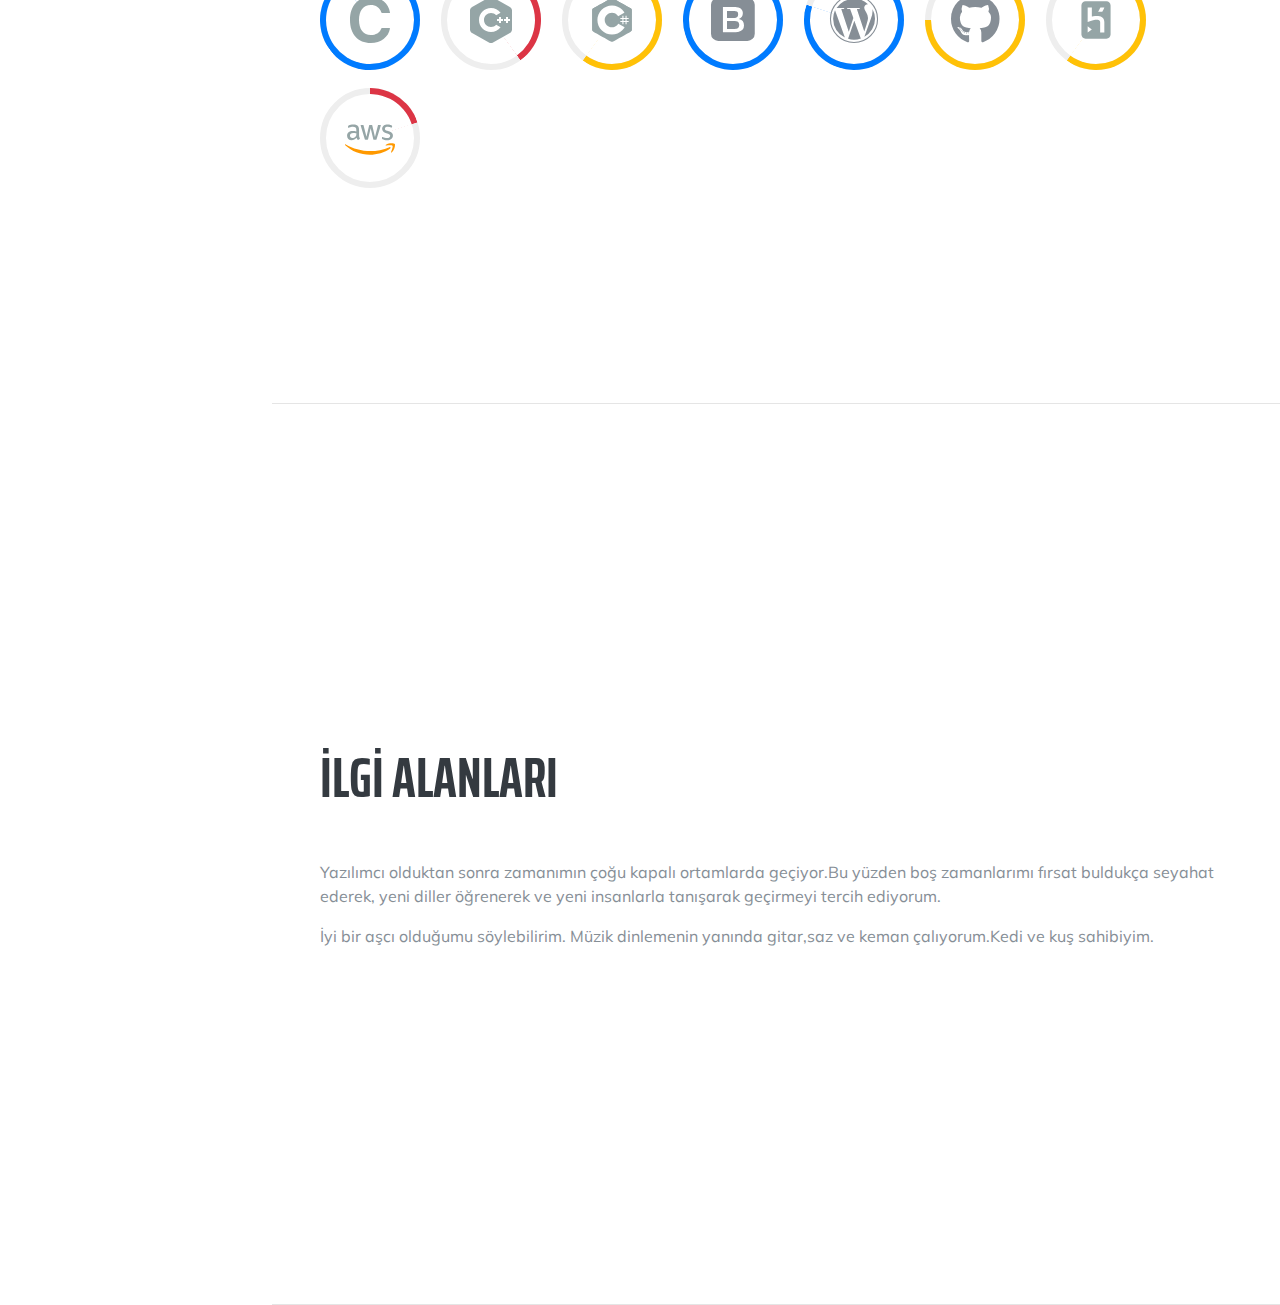
<file: indextr.html>
<!DOCTYPE html>

<html lang="tr">
  <head>
    <!-- Metadata is data (information) about data. -->
    <!-- Metadata is used by browsers (how to display content or reload page), search engines (keywords), and other web services. -->
    <meta charset="utf-8">
    <meta name="viewport" content="width=device-width, initial-scale=1, shrink-to-fit=no">
    <meta name="description" content="">
    <meta name="author" content="">
    
    <!-- It is shown in the browser's title bar or in the page's tab. -->
    <title>Yunus Emre Alpu</title>

    <!-- Bootstrap core CSS -->
    <link href="vendor/bootstrap/css/bootstrap.min.css" rel="stylesheet">

    <!-- Custom fonts for this template -->
    <link href="https://fonts.googleapis.com/css?family=Saira+Extra+Condensed:500,700" rel="stylesheet">
    <link href="https://fonts.googleapis.com/css?family=Muli:400,400i,800,800i" rel="stylesheet">
    <link href="vendor/fontawesome-free/css/all.min.css" rel="stylesheet">
    <link href="https://cdnjs.cloudflare.com/ajax/libs/font-awesome/4.7.0/css/font-awesome.min.css" rel="stylesheet">
    <link href="https://fonts.googleapis.com/icon?family=Material+Icons" rel="stylesheet">

    <!-- Custom styles for this template -->  
    <link href="css/resume.min.css" rel="stylesheet">
  </head>
  <body id="page-top">
    <!-- Navigation bar -->
    <nav class="navbar navbar-expand-lg navbar-dark fixed-top" id="sideNav">
      
      <!-- Language -->
      <div class="dropdown">
        <a class="social-icons" href="#" role="button" id="dropdownMenuLink" data-toggle="dropdown" aria-haspopup="true" aria-expanded="false">
          <i class="material-icons">&#xe8e2;</i>
        </a>
        <div class="dropdown-menu text-center" id="langbtn" aria-labelledby="dropdownMenuButton">
          <a class="dropdown-item" style="color:#bd5d38;" href="https://yunusemrealps.github.io/Personal_Website_V1/indextr.html">TÜRKÇE</a>
          <a class="dropdown-item" style="color:#bd5d38;" href="https://yunusemrealps.github.io/Personal_Website_V1/index.html">İNGİLİZCE</a>
        </div>
      </div>
      <!-- Language -->

      <a class="navbar-brand js-scroll-trigger" href="#page-top">
        <span class="d-block d-lg-none">Yunus Emre Alpu</span>
        <span class="d-none d-lg-block">
          <img class="img-fluid img-profile rounded-circle mx-auto mb-2" src="./img/Me.jpg" alt="Me"> 
        </span>
      </a>
      <button class="navbar-toggler" type="button" data-toggle="collapse" data-target="#navbarSupportedContent" aria-controls="navbarSupportedContent" aria-expanded="false" aria-label="Toggle navigation">
        <span class="navbar-toggler-icon"></span>
      </button>
      <div class="collapse navbar-collapse" id="navbarSupportedContent">
        <ul class="navbar-nav">
          <li class="nav-item">
            <a class="nav-link js-scroll-trigger" href="#about">Hakkımda</a>
          </li>
          <li class="nav-item">
            <a class="nav-link js-scroll-trigger" href="#experience">İş Deneyimleri</a>
          </li>
          <li class="nav-item">
            <a class="nav-link js-scroll-trigger" href="#education">Eğitim</a>
          </li>
          <li class="nav-item">
            <a class="nav-link js-scroll-trigger" href="#skills">Yetenekler</a>
          </li>
          <li class="nav-item">
            <a class="nav-link js-scroll-trigger" href="#interests">İlgi Alanları</a>
          </li>
          <li class="nav-item mx-auto">
            
            <table class="table">
              <thead>
                <tr>
                  <td scope="col"><i class="fa fa-sun-o" style="color:#bd5d38;"></i></td>
                  <td scope="col" style="color:#bd5d38;">
                    <div class="toggle-container">
                      <input type="checkbox" id="switch" name="theme"/>
                      <label class="text-left" for="switch">Toggle</label>
                    </div>
                  </td>
                  <td scope="col"><i class="fa fa-moon-o" style="color:#bd5d38;"></i></td>
                </tr>
              </thead>
            </table>
          </li>
        </ul>
      </div>
    </nav>
    <!-- Navigation bar -->
    
    <div class="container-fluid p-0">
      <!-- About me -->
      <section class="resume-section p-3 p-lg-5 d-flex align-items-center" id="about">
        <div class="w-100">
          <h1 class="mb-0"><span class="animateyy">Yunus Emre <span>Alpu</span></span></h1>
          <div class="subheading mb-5">
            Bilgisayar Mühendisi &nbsp; / &nbsp; 
            <a href="tel:+905536988910">TELEFON</a> &nbsp; / &nbsp; 
            <a href="mailto:yunus192alpu@gmail.com">EMAIL</a> &nbsp; / &nbsp; 
            <a href="./img/Yunus_Emre_Alpu.pdf" download>CV</a>
          </div>
          <p class="lead mb-5">Merhaba, Ben Yunus Emre Alpu. Necmettin Erbakan Üniversitesi Bilgisayar Mühendisliği 4.sınıf öğrencisiyim. Yeni bir projeye başlamadan önce o proje hakkında akşamları saatler boyunca araştırma ve planlama yaparak “Projemi nasıl yapacağım?, Projemin aynısı var mı?, Projemin farkı ve avantajı ne olacak?, Neden benim projem tercih edilsin?,” gibi soruları cevaplamaya çalışıyorum.
            Ayrıntılara önem veriyorum ve bundan zevk alıyorum.<br/><br/>
            
            2018 yılında, henüz 19 yaşındayken bir “şirket kurma hayali peşindeydim” fakat benim için hayal buydu, şirket kurmak, yeni bir maceraya atılmak...
            fakat hayalim için çalışmaya başladığım ilk günden beri her gün öğrenmenin tadını çıkartıyorum.<br/><br/>
            
            Doğada vakit geçirmekten, Müzik dinlemekten, Saz ve Gitar çalmaktan gerçekten zevk alıyorum. Uzun bir süredir planladığım ve yapmak istediğim çok sayıda farklı beceriyi, aktiviteyi paralel olarak yapmaya çalışırken sabırsızlanıyorum.
          </p>
          <div class="social-icons">
            <a href="http://populartechtalks.herokuapp.com/" id="blog" data-toggle="tooltip" data-placement="bottom" title="Blog">
              <i class="fas fa-blog"></i>
            </a>
            <a href="https://www.linkedin.com/in/yunus-emre-alpu-5b1496151/" id="linkedin" data-toggle="tooltip" data-placement="bottom" title="LinkedIn">
              <i class="fab fa-linkedin-in"></i>
            </a>
            <a href="https://www.hackerrank.com/yunus192alpu?hr_r=1" id="hackerrank" data-toggle="tooltip" data-placement="bottom" title="HackerRank">
              <i class='fab fa-hackerrank'></i>
            </a>
            <a href="https://github.com/YunusEmreAlps" id="github" data-toggle="tooltip" data-placement="bottom" title="GitHub">
              <i class="fab fa-github"></i>
            </a>
            <a href="https://medium.com/@yunus192alpu" id="medium" data-toggle="tooltip" data-placement="bottom" title="Medium">
              <i class="fab fa-medium"></i>
            </a>
            <a href="https://www.instagram.com/yunusemrealpu/" id="instagram"  data-toggle="tooltip" data-placement="bottom" title="Instagram">
              <i class="fab fa-instagram"></i>
            </a>
            <a  onclick="navColor2()" data-toggle="tooltip" data-placement="bottom" title="Menü Rengini Değiştir">
              <i class="fa fa-adjust"></i>
            </a>
          </div>
        </div>
      </section>
      <!-- About me -->

      <!-- Horizontal line -->
      <hr class="m-0">

      <!-- Experience -->
      <section class="resume-section p-3 p-lg-5 d-flex justify-content-center" id="experience">
        <div class="w-100">
          <h2 class="mb-5">İş Deneyimleri</h2>
          <div class="resume-item d-flex flex-column flex-md-row justify-content-between">
            <div class="resume-content">
              <h3 class="mb-0" ><span>Turk Telekom</span></h3>
              <div class="subheading mb-3">Stajyer</div>
              <p>Staj sürem boyunca Türk Telekomun Arista adı verilen yapay zeka uygulamasında çalıştım.Arista, Arıza tespiti ve çözümünü gerçekleştiren bir yazılımdır.Bu süreçte UI(User Interface) ve AI(Artificial Intelligence) kısımlarında çalıştım ve HTML5, CSS3, JavaScript, Python, Oracle database kullandım.</p>
            </div>
            <div class="resume-date text-md-right">
              <span class="text-primary">2019 Temmuz -2019 Ağustos (2 Ay)</span>
            </div>
          </div>
        </div>
      </section>
      <!-- Experience -->

      <!-- Horizontal line -->
      <hr class="m-0">
      
      <!-- Education -->
      <section class="resume-section p-3 p-lg-5 d-flex align-items-center" id="education">
        <div class="w-100">
          <h2 class="mb-5">Eğitim</h2>
          <div class="resume-item d-flex flex-column flex-md-row justify-content-between mb-5">
            <div class="resume-content">
              <h3 class="mb-0">Necmettin Erbakan Üniversitesi</h3>
              <div class="subheading mb-3">Mühendislik Fakültesi</div>
              <div>Bilgisayar Mühendisliği</div>
              <p>GPA: 2.77 / 4</p>
            </div>
            <div class="resume-date text-md-right">
              <span class="text-primary">Ağustos 2017 - Günümüz</span>
            </div>
          </div>
          <div class="resume-item d-flex flex-column flex-md-row justify-content-between">
            <div class="resume-content">
              <h3 class="mb-0">Mehmet-Hanife Yapıcı Anadolu Lisesi</h3>
              <p>GPA: 3.50 / 4</p>
            </div>
            <div class="resume-date text-md-right">
              <span class="text-primary">Ağustos 2013 - Mayıs 2017</span>
            </div>
          </div>
        </div>
      </section>
      <!-- Education -->

      <!-- Horizontal line -->
      <hr class="m-0">

      <!-- Skills -->
      <section class="resume-section p-3 p-lg-5 d-flex align-items-center" id="skills">
        <div class="w-100">
          <h2 class="mb-5">Yetenekler</h2>
          <div class="subheading mb-3">Programlama Dilleri &amp; Araçlar</div>
          <ul class="list-inline dev-icons">
            <!-- HTML 5 -->
            <li class="list-inline-item">              
              <!-- Progress bar 1 -->
              <div class="progress mx-auto" data-value='90' data-toggle="tooltip" data-placement="bottom" title="%90" onclick="document.getElementById('id01').style.display='block'">
                <span class="progress-left">
                  <span class="progress-bar border-primary"></span>
                </span>
                <span class="progress-right">
                  <span class="progress-bar border-primary"></span>
                </span>
                <div class="progress-value w-100 h-100 rounded-circle d-flex align-items-center justify-content-center">
                  <div style="font-size: 50px;">
                    <i class="fab fa-html5"></i>
                  </div>
                </div>
              </div>
              <!-- END -->
              <div class="overlay" id="id01" onclick="document.getElementById('id01').style.display='none'">
                <div id="ovtext">HTML -> %90</div>
              </div>
            </li>
            <!-- HTML 5 --> 
            <!-- CSS3 --> 
            <li class="list-inline-item">
              <!-- Progress bar 2 -->
              <div class="progress mx-auto" data-value='90' data-toggle="tooltip" data-placement="bottom" title="%90" onclick="document.getElementById('id02').style.display='block'">
                <span class="progress-left">
                  <span class="progress-bar border-primary"></span>
                </span>
                <span class="progress-right">
                  <span class="progress-bar border-primary"></span>
                </span>
                <div class="progress-value w-100 h-100 rounded-circle d-flex align-items-center justify-content-center">
                  <div style="font-size: 50px;">
                    <i class="fab fa-css3-alt"></i>
                  </div>
                </div>
              </div>
              <!-- END -->
              <div class="overlay" id="id02" onclick="document.getElementById('id02').style.display='none'">
                <div id="ovtext">CSS -> %90</div>
              </div>
            </li>
            <!-- CSS 3-->
            <!-- JAVASCRIPT --> 
            <li class="list-inline-item">
              <!-- Progress bar 3 -->
              <div class="progress mx-auto" data-value='40' data-toggle="tooltip" data-placement="bottom" title="%40" onclick="document.getElementById('id03').style.display='block'">
                <span class="progress-left">
                  <span class="progress-bar border-danger"></span>
                </span>
                <span class="progress-right">
                  <span class="progress-bar border-danger"></span>
                </span>
                <div class="progress-value w-100 h-100 rounded-circle d-flex align-items-center justify-content-center">
                  <div style="font-size: 50px;">
                    <i class="fab fa-js"></i>
                  </div>
                </div>
              </div>
              <!-- END -->
              <div class="overlay" id="id03" onclick="document.getElementById('id03').style.display='none'">
                <div id="ovtext">JAVASCRIPT -> %40</div>
              </div>
            </li>
            <!-- JAVASCRIPT -->
            <!-- PHP  --> 
            <li class="list-inline-item">
              <!-- Progress bar 4 -->
              <div class="progress mx-auto" data-value='70' data-toggle="tooltip" data-placement="bottom" title="%70" onclick="document.getElementById('id04').style.display='block'">
                <span class="progress-left">
                  <span class="progress-bar border-warning"></span>
                </span>
                <span class="progress-right">
                  <span class="progress-bar border-warning"></span>
                </span>
                <div class="progress-value w-100 h-100 rounded-circle d-flex align-items-center justify-content-center">
                  <div style="font-size: 50px;">
                    <i class="fab fa-php"></i>
                  </div>
                </div>
              </div>
              <!-- END -->
              <div class="overlay" id="id04" onclick="document.getElementById('id04').style.display='none'">
                <div id="ovtext">PHP -> %70</div>
              </div>
            </li>
            <!-- PHP -->
            <!-- DATABASE --> 
            <li class="list-inline-item">
              <!-- Progress bar 5 -->
              <div class="progress mx-auto" data-value='80' data-toggle="tooltip" data-placement="bottom" title="%80" onclick="document.getElementById('id05').style.display='block'">
                <span class="progress-left">
                  <span class="progress-bar border-primary"></span>
                </span>
                <span class="progress-right">
                  <span class="progress-bar border-primary"></span>
                </span>
                <div class="progress-value w-100 h-100 rounded-circle d-flex align-items-center justify-content-center">
                  <div style="font-size: 50px;">
                    <i class="fas fa-database"></i>
                  </div>
                </div>
              </div>
              <!-- END -->
              <div class="overlay" id="id05" onclick="document.getElementById('id05').style.display='none'">
                <div id="ovtext">SQL AND PL/SQL -> %80</div>
              </div>
            </li>
            <!-- DATABASE -->     
            <!-- JAVA --> 
            <li class="list-inline-item">
              <!-- Progress bar 6 -->
              <div class="progress mx-auto" data-value='70' data-toggle="tooltip" data-placement="bottom" title="%70" onclick="document.getElementById('id06').style.display='block'">
                <span class="progress-left">
                  <span class="progress-bar border-warning"></span>
                </span>
                <span class="progress-right">
                  <span class="progress-bar border-warning"></span>
                </span>
                <div class="progress-value w-100 h-100 rounded-circle d-flex align-items-center justify-content-center">
                  <div style="font-size: 50px;">
                    <i class="fab fa-java"></i>
                  </div>
                </div>
              </div>
              <!-- END -->
              <div class="overlay" id="id06" onclick="document.getElementById('id06').style.display='none'">
                <div id="ovtext">JAVA -> %70</div>
              </div>
            </li>
            <!-- JAVA -->
            <!-- PYTHON --> 
            <li class="list-inline-item">
              <!-- Progress bar 7 -->
              <div class="progress mx-auto" data-value='60' data-toggle="tooltip" data-placement="bottom" title="%60" onclick="document.getElementById('id07').style.display='block'">
                <span class="progress-left">
                  <span class="progress-bar border-warning"></span>
                </span>
                <span class="progress-right">
                  <span class="progress-bar border-warning"></span>
                </span>
                <div class="progress-value w-100 h-100 rounded-circle d-flex align-items-center justify-content-center">
                  <div style="font-size: 50px;">
                    <i class="fab fa-python"></i>
                  </div>
                </div>
              </div>
              <!-- END -->
              <div class="overlay" id="id07" onclick="document.getElementById('id07').style.display='none'">
                <div id="ovtext">PYTHON -> %60</div>
              </div>
            </li>
            <!-- PYTHON -->
            <!-- C --> 
            <li class="list-inline-item">
              <!-- Progress bar 8 -->
              <div class="progress mx-auto" data-value='90' data-toggle="tooltip" data-placement="bottom" title="%90" onclick="document.getElementById('id08').style.display='block'">
                <span class="progress-left">
                  <span class="progress-bar border-primary"></span>
                </span>
                <span class="progress-right">
                  <span class="progress-bar border-primary"></span>
                </span>
                <div class="progress-value w-100 h-100 rounded-circle d-flex align-items-center justify-content-center">
                  <div>
                    <svg xmlns="http://www.w3.org/2000/svg" x="0px" y="0px"
                      width="50" height="50"
                      viewBox="0 0 172 172"
                      style=" fill:#000000;"><g xmlns="http://www.w3.org/2000/svg" font-family="none" font-size="none" font-weight="none" style="mix-blend-mode: normal" fill="none" fill-rule="nonzero" stroke="none" stroke-dasharray="" stroke-dashoffset="0" stroke-linecap="butt" stroke-linejoin="miter" stroke-miterlimit="10" stroke-width="1" text-anchor="none">
                        <path fill="none" d="M 0 172 v -172 h 172 v 172 Z" /><g fill="#95a5a6">
                        <path d="M 127.531 113.52 c -1.51704 0 -2.79672 1.01136 -3.28864 2.44584 c -4.80912 13.9354 -18.2595 21.6342 -35.5765 21.6342 c -25.2393 0 -40.506 -19.0782 -40.506 -51.6516 c 0 -32.4702 15.2667 -51.5484 40.4028 -51.5484 c 17.7194 0 31.4622 9.21576 35.9824 24.9194 c 0.43688 1.5136 1.7544 2.60064 3.32648 2.60064 c 0 0 19.0404 0.01032 25.2083 0 c 1.03544 -0.00344 1.84384 -0.91848 1.70968 -1.9436 c -4.03168 -30.8362 -31.7168 -53.0964 -66.2269 -53.0964 c -44.0182 0 -71.3628 30.3374 -71.3628 79.1716 c 0 48.7689 27.3858 79.0684 71.466 79.0684 c 34.6339 0 61.146 -19.9004 66.1168 -49.5842 c 0.17544 -1.04576 -0.64328 -2.0124 -1.70624 -2.01584 Z" /></g></g>
                    </svg>
                  </div>
                </div>
              </div>
              <!-- END -->
              <div class="overlay" id="id08" onclick="document.getElementById('id08').style.display='none'">
                <div id="ovtext">C -> %90</div>
              </div>
            </li>
            <!-- C -->    
            <!-- C++ --> 
            <li class="list-inline-item">
              <!-- Progress bar 9 -->
              <div class="progress mx-auto" data-value='40' data-toggle="tooltip" data-placement="bottom" title="%40" onclick="document.getElementById('id09').style.display='block'">
                <span class="progress-left">
                  <span class="progress-bar border-danger"></span>
                </span>
                <span class="progress-right">
                  <span class="progress-bar border-danger"></span>
                </span>
                <div class="progress-value w-100 h-100 rounded-circle d-flex align-items-center justify-content-center">
                  <div>
                    <svg xmlns="http://www.w3.org/2000/svg" x="0px" y="0px"
                      width="50" height="50"
                      viewBox="0 0 172 172"
                      style=" fill:#000000;"><g xmlns="http://www.w3.org/2000/svg" transform=""><g font-family="none" font-size="none" font-weight="none" style="mix-blend-mode: normal" fill="none" fill-rule="nonzero" stroke="none" stroke-dasharray="" stroke-dashoffset="0" stroke-linecap="butt" stroke-linejoin="miter" stroke-miterlimit="10" stroke-width="1" text-anchor="none">
                      <path fill="none" d="M 0 172 v -172 h 172 v 172 Z" /><path fill="none" d="" /><path fill="none" d="" /><g fill="#95a5a6">
                      <path d="M 151.051 41.2934 l -57.9293 -32.5591 c -4.39391 -2.45905 -9.84975 -2.45905 -14.2437 0 l -57.9291 32.5591 c -4.43437 2.48609 -7.18905 7.14866 -7.18905 12.1477 v 65.1178 c 0 4.99901 2.75468 9.66158 7.18905 12.1477 l 57.9291 32.5589 c 2.20366 1.23634 4.66292 1.8545 7.12183 1.8545 c 2.45891 0 4.91817 -0.61817 7.12183 -1.8545 l 57.9293 -32.5589 c 4.43416 -2.48609 7.18891 -7.14866 7.18891 -12.1477 v -65.1178 c 0 -4.99901 -2.75475 -9.66158 -7.18891 -12.1477 Z M 86 127.28 c -22.7632 0 -41.28 -18.5168 -41.28 -41.28 c 0 -22.7632 18.5168 -41.28 41.28 -41.28 c 13.0077 0 25.0205 6.03342 32.8279 16.3132 l -15.0768 8.72074 c -4.52842 -4.95842 -10.965 -7.83391 -17.7511 -7.83391 c -13.2763 0 -24.08 10.8037 -24.08 24.08 c 0 13.2763 10.8037 24.08 24.08 24.08 c 6.78609 0 13.2227 -2.8755 17.7511 -7.83391 l 15.0768 8.72074 c -7.80742 10.2797 -19.8202 16.3132 -32.8279 16.3132 Z M 127.28 89.44 h -6.88 v 6.88 h -6.88 v -6.88 h -6.88 v -6.88 h 6.88 v -6.88 h 6.88 v 6.88 h 6.88 Z M 151.36 89.44 h -6.88 v 6.88 h -6.88 v -6.88 h -6.88 v -6.88 h 6.88 v -6.88 h 6.88 v 6.88 h 6.88 Z" /></g></g></g>
                    </svg>
                  </div>
                </div>
              </div>
              <!-- END -->
              <div class="overlay" id="id09" onclick="document.getElementById('id09').style.display='none'">
                <div id="ovtext">C++ -> %40</div>
              </div>
            </li>
            <!-- C++ -->   
            <!-- C# --> 
            <li class="list-inline-item">
              <!-- Progress bar 10 -->
              <div class="progress mx-auto" data-value='60' data-toggle="tooltip" data-placement="bottom" title="%60" onclick="document.getElementById('id10').style.display='block'">
                <span class="progress-left">
                  <span class="progress-bar border-warning"></span>
                </span>
                <span class="progress-right">
                  <span class="progress-bar border-warning"></span>
                </span>
                <div class="progress-value w-100 h-100 rounded-circle d-flex align-items-center justify-content-center">
                  <div>
                    <svg xmlns="http://www.w3.org/2000/svg" x="0px" y="0px"
                      width="50" height="50"
                      viewBox="0 0 172 172"
                      style=" fill:#000000;"><g xmlns="http://www.w3.org/2000/svg" font-family="none" font-size="none" font-weight="none" style="mix-blend-mode: normal" fill="none" fill-rule="none" stroke="none" stroke-dasharray="" stroke-dashoffset="0" stroke-linecap="butt" stroke-linejoin="miter" stroke-miterlimit="10" stroke-width="1" text-anchor="none">
                        <path fill="none" fill-rule="nonzero" d="M 0 172 v -172 h 172 v 172 Z" /><g fill-rule="evenodd">
                        <path fill="#95a5a6" d="M 82.0691 11.7748 c 2.43308 -1.36525 5.42875 -1.36525 7.85825 0 c 12.0221 6.74742 48.1994 27.0578 60.2251 33.8052 c 2.43308 1.36167 3.93092 3.88433 3.93092 6.61483 c 0 13.4948 0 54.1119 0 67.6068 c 0 2.7305 -1.49783 5.25317 -3.93092 6.61842 c -12.0221 6.74742 -48.1994 27.0578 -60.2251 33.8052 c -2.43308 1.36525 -5.42875 1.36525 -7.85825 0 c -12.0221 -6.74742 -48.1994 -27.0578 -60.2251 -33.8052 c -2.4295 -1.36525 -3.92733 -3.88433 -3.92733 -6.61483 c 0 -13.4948 0 -54.1119 0 -67.6068 c 0 -2.7305 1.49783 -5.25317 3.93092 -6.61842 c 12.0185 -6.74742 48.203 -27.0578 60.2215 -33.8052 Z" /><path fill="#95a5a6" d="M 19.006 123.281 c -0.95317 -1.27567 -1.08933 -2.48683 -1.08933 -4.11725 c 0 -13.416 0 -53.8002 0 -67.2197 c 0 -2.71617 1.49425 -5.2245 3.92017 -6.579 c 11.9791 -6.708 48.0346 -26.9001 60.0137 -33.6117 c 2.42592 -1.35808 5.71183 -1.32942 8.13775 0.02867 c 11.9791 6.708 47.9128 26.7281 59.8918 33.4361 c 0.9675 0.54467 1.70567 1.20042 2.365 2.064 Z" /><path fill="#ffffff" d="M 86 35.8333 c 27.6884 0 50.1667 22.4783 50.1667 50.1667 c 0 27.6884 -22.4783 50.1667 -50.1667 50.1667 c -27.6884 0 -50.1667 -22.4783 -50.1667 -50.1667 c 0 -27.6884 22.4783 -50.1667 50.1667 -50.1667 Z M 86 60.9167 c 13.8424 0 25.0833 11.2373 25.0833 25.0833 c 0 13.8424 -11.2409 25.0833 -25.0833 25.0833 c -13.8424 0 -25.0833 -11.2409 -25.0833 -25.0833 c 0 -13.846 11.2373 -25.0833 25.0833 -25.0833 Z" /><path fill="#95a5a6" d="M 152.238 47.3179 c 1.849 1.73075 1.81317 4.33942 1.81317 6.39267 c 0 13.5988 -0.11467 52.2772 0.03225 65.876 c 0.01433 1.419 -0.45508 2.91325 -1.15742 4.03842 l -68.3843 -37.625 Z" /><path fill="#ffffff" d="M 121.833 71.6667 h 3.58333 v 28.6667 h -3.58333 Z M 132.583 71.6667 h 3.58333 v 28.6667 h -3.58333 Z" /><path fill="#ffffff" d="M 114.667 89.5833 h 28.6667 v 3.58333 h -28.6667 Z M 114.667 78.8333 h 28.6667 v 3.58333 h -28.6667 Z" /></g></g></svg>
                  </div>
                </div>
              </div>
              <!-- END -->
              <div class="overlay" id="id10" onclick="document.getElementById('id10').style.display='none'">
                <div id="ovtext">C# -> %60</div>
              </div>
            </li>
            <!-- C# -->
            <!-- Boostrap --> 
             <li class="list-inline-item">
              <!-- Progress bar 11 -->
              <div class="progress mx-auto" data-value='95' data-toggle="tooltip" data-placement="bottom" title="%95" onclick="document.getElementById('id11').style.display='block'">
                <span class="progress-left">
                  <span class="progress-bar border-primary"></span>
                </span>
                <span class="progress-right">
                  <span class="progress-bar border-primary"></span>
                </span>
                <div class="progress-value w-100 h-100 rounded-circle d-flex align-items-center justify-content-center">
                  <div style="font-size: 50px;">
                    <i class="fab fa-bootstrap"></i>
                  </div>
                </div>
              </div>
              <!-- END -->
              <div class="overlay" id="id11" onclick="document.getElementById('id11').style.display='none'">
                <div id="ovtext">BOOSTRAP -> %95</div>
              </div>
            </li>
            <!-- Boostrap -->
            <!-- Wordpress --> 
             <li class="list-inline-item">
              <!-- Progress bar 12 -->
              <div class="progress mx-auto" data-value='80' data-toggle="tooltip" data-placement="bottom" title="%80" onclick="document.getElementById('id12').style.display='block'">
                <span class="progress-left">
                  <span class="progress-bar border-primary"></span>
                </span>
                <span class="progress-right">
                  <span class="progress-bar border-primary"></span>
                </span>
                <div class="progress-value w-100 h-100 rounded-circle d-flex align-items-center justify-content-center">
                  <div style="font-size: 50px;">
                    <i class="fab fa-wordpress"></i>
                  </div>
                </div>
              </div>
              <!-- END -->
              <div class="overlay" id="id12" onclick="document.getElementById('id12').style.display='none'">
                <div id="ovtext">WORDPRESS -> %80</div>
              </div>
            </li>
            <!-- Wordpress -->
            <!-- GitHub --> 
            <li class="list-inline-item">
              <!-- Progress bar 13 -->
              <div class="progress mx-auto" data-value='75' data-toggle="tooltip" data-placement="bottom" title="%75" onclick="document.getElementById('id13').style.display='block'">
                <span class="progress-left">
                  <span class="progress-bar border-warning"></span>
                </span>
                <span class="progress-right">
                  <span class="progress-bar border-warning"></span>
                </span>
                <div class="progress-value w-100 h-100 rounded-circle d-flex align-items-center justify-content-center">
                  <div style="font-size: 50px;">
                    <i class="fab fa-github"></i>
                  </div>
                </div>
              </div>
              <!-- END -->
              <div class="overlay" id="id13" onclick="document.getElementById('id13').style.display='none'">
                <div id="ovtext">GITHUB-> %75</div>
              </div>
            </li>
            <!-- GitHub -->  
            <!-- Heroku --> 
            <li class="list-inline-item">
              <!-- Progress bar 14 -->
              <div class="progress mx-auto" data-value='60' data-toggle="tooltip" data-placement="bottom" title="%60" onclick="document.getElementById('id14').style.display='block'">
                <span class="progress-left">
                  <span class="progress-bar border-warning"></span>
                </span>
                <span class="progress-right">
                  <span class="progress-bar border-warning"></span>
                </span>
                <div class="progress-value w-100 h-100 rounded-circle d-flex align-items-center justify-content-center">
                  <div>
                    <svg xmlns="http://www.w3.org/2000/svg" x="0px" y="0px"
                      width="50" height="50"
                      viewBox="0 0 172 172"
                      style=" fill:#000000;"><g xmlns="http://www.w3.org/2000/svg" font-family="none" font-size="none" font-weight="none" style="mix-blend-mode: normal" fill="none" fill-rule="nonzero" stroke="none" stroke-dasharray="" stroke-dashoffset="0" stroke-linecap="butt" stroke-linejoin="miter" stroke-miterlimit="10" stroke-width="1" text-anchor="none">
                      <path fill="none" d="M 0 172 v -172 h 172 v 172 Z" /><g fill="#95a5a6">
                      <path d="M 121.833 21.5 h -71.6667 c -7.89451 0 -14.3333 6.43882 -14.3333 14.3333 v 100.333 c 0 7.8948 6.43882 14.3333 14.3333 14.3333 h 71.6667 c 7.8948 0 14.3333 -6.43853 14.3333 -14.3333 v -100.333 c 0 -7.89451 -6.43853 -14.3333 -14.3333 -14.3333 Z M 57.3333 129 v -21.5 l 14.3333 10.75 Z M 114.667 129 h -14.3333 c 0 0 0 -22.2281 0 -36.029 c 0 -4.11582 -3.8915 -15.7896 -42.916 0.19565 c -0.08399 0.25227 -0.08399 -50.0546 -0.08399 -50.0546 l 14.3333 -0.11201 v 31.2983 c 0 0 43 -12.5698 43 18.8684 Z M 107.556 57.3333 c -4.31075 0 -12.2335 0 -14.3892 0 c 4.53507 -6.91469 8.09045 -14.3333 8.09045 -14.3333 h 13.4934 c 0 0 -1.84757 5.93493 -7.19462 14.3333 Z" /></g></g></svg>
                  </div>
                </div>
              </div>
              <!-- END -->
              <div class="overlay" id="id14" onclick="document.getElementById('id14').style.display='none'">>
                <div id="ovtext">HEROKU -> %60</div>
              </div>
            </li>
            <!-- Heroku -->
             <!-- AWS --> 
             <li class="list-inline-item">
              <!-- Progress bar 15 -->
              <div class="progress mx-auto" data-value='20' data-toggle="tooltip" data-placement="bottom" title="%20" onclick="document.getElementById('id15').style.display='block'">
                <span class="progress-left">
                  <span class="progress-bar border-danger"></span>
                </span>
                <span class="progress-right">
                  <span class="progress-bar border-danger"></span>
                </span>
                <div class="progress-value w-100 h-100 rounded-circle d-flex align-items-center justify-content-center">
                  <div>
                    <svg xmlns="http://www.w3.org/2000/svg" x="0px" y="0px"
                    width="50" height="50"
                    viewBox="0 0 172 172"
                    style=" fill:#000000;"><g xmlns="http://www.w3.org/2000/svg" font-family="none" font-size="none" font-weight="none" style="mix-blend-mode: normal" fill="none" fill-rule="nonzero" stroke="none" stroke-dasharray="" stroke-dashoffset="0" stroke-linecap="butt" stroke-linejoin="miter" stroke-miterlimit="10" stroke-width="1" text-anchor="none"><path fill="none" d="M 0 172 v -172 h 172 v 172 Z" /><g><path fill="#95a5a6" d="M 48.4717 77.1456 c 0 2.13925 0.22933 3.87 0.63067 5.14208 c 0.45867 1.27208 1.02842 2.65883 1.83108 4.16025 c 0.28667 0.46225 0.40133 0.9245 0.40133 1.32942 c 0 0.57692 -0.344 1.15383 -1.08575 1.73433 l -3.60483 2.42592 c -0.516 0.34758 -1.02842 0.51958 -1.48708 0.51958 c -0.57333 0 -1.14308 -0.29025 -1.71642 -0.80983 c -0.80267 -0.86717 -1.48708 -1.79167 -2.06042 -2.71617 c -0.57333 -0.98183 -1.14308 -2.07833 -1.77375 -3.40775 c -4.46125 5.31408 -10.0692 7.97292 -16.8202 7.97292 c -4.80525 0 -8.63942 -1.38675 -11.4416 -4.16025 c -2.80217 -2.7735 -4.23192 -6.4715 -4.23192 -11.094 c 0 -4.90917 1.71642 -8.89742 5.20658 -11.9003 c 3.49017 -3.00283 8.12342 -4.50783 14.0144 -4.50783 c 1.94575 0 3.94883 0.172 6.063 0.46225 c 2.11417 0.29025 4.28925 0.7525 6.579 1.27208 v -4.21758 c 0 -4.38958 -0.91375 -7.45333 -2.6875 -9.245 c -1.83108 -1.79167 -4.91992 -2.65883 -9.32383 -2.65883 c -2.00308 0 -4.05992 0.22933 -6.17767 0.7525 c -2.11775 0.51958 -4.17458 1.15383 -6.17767 1.96367 c -0.91375 0.40492 -1.60175 0.63425 -2.00308 0.7525 c -0.40133 0.11467 -0.688 0.172 -0.91375 0.172 c -0.80267 0 -1.20042 -0.57692 -1.20042 -1.79167 v -2.83083 c 0 -0.9245 0.11467 -1.61608 0.40133 -2.021 c 0.28667 -0.40492 0.80267 -0.80983 1.60175 -1.21475 c 2.00308 -1.03917 4.40392 -1.90633 7.20967 -2.6015 c 2.80217 -0.7525 5.77633 -1.0965 8.9225 -1.0965 c 6.80833 0 11.7856 1.55875 14.9891 4.67983 c 3.14617 3.12108 4.74792 7.85825 4.74792 14.2115 v 18.7193 h 0.1075 Z M 25.2446 85.9248 c 1.88842 0 3.83417 -0.34758 5.891 -1.03917 c 2.06042 -0.69158 3.8915 -1.96367 5.43592 -3.698 c 0.91375 -1.0965 1.60175 -2.31125 1.94575 -3.698 c 0.344 -1.38675 0.57333 -3.06375 0.57333 -5.02742 v -2.42592 c -1.65908 -0.40492 -3.43283 -0.7525 -5.26392 -0.98183 c -1.83108 -0.22933 -3.60483 -0.34758 -5.37858 -0.34758 c -3.83417 0 -6.63633 0.7525 -8.52475 2.31125 c -1.88842 1.55875 -2.80217 3.75533 -2.80217 6.6435 c 0 2.71617 0.688 4.73717 2.11775 6.12392 c 1.37242 1.44767 3.3755 2.13925 6.00567 2.13925 Z M 71.1829 92.1669 c -1.02842 0 -1.71642 -0.172 -2.17508 -0.57692 c -0.45867 -0.34758 -0.85642 -1.15383 -1.20042 -2.25392 l -13.4447 -44.6591 c -0.344 -1.15383 -0.516 -1.90633 -0.516 -2.31125 c 0 -0.9245 0.45867 -1.44408 1.37242 -1.44408 h 5.60792 c 1.08575 0 1.83108 0.172 2.23242 0.57692 c 0.45867 0.34758 0.79908 1.15383 1.14308 2.25392 l 9.6105 38.2485 l 8.9225 -38.2485 c 0.28667 -1.15383 0.63067 -1.90633 1.08575 -2.25392 c 0.45867 -0.34758 1.25775 -0.57692 2.28975 -0.57692 h 4.57592 c 1.08575 0 1.83108 0.172 2.28975 0.57692 c 0.45867 0.34758 0.85642 1.15383 1.08575 2.25392 l 9.03717 38.7108 l 9.89717 -38.7108 c 0.344 -1.15383 0.74533 -1.90633 1.14308 -2.25392 c 0.45867 -0.34758 1.20042 -0.57692 2.23242 -0.57692 h 5.32125 c 0.91375 0 1.42975 0.46225 1.42975 1.44408 c 0 0.29025 -0.05733 0.57692 -0.11467 0.9245 c -0.05733 0.34758 -0.172 0.80983 -0.40133 1.44408 l -13.7851 44.6591 c -0.344 1.15383 -0.74533 1.90633 -1.20042 2.25392 c -0.45508 0.34758 -1.20042 0.57692 -2.17508 0.57692 h -4.91992 c -1.08575 0 -1.83108 -0.172 -2.28975 -0.57692 c -0.45867 -0.40492 -0.85642 -1.15383 -1.08575 -2.31125 l -8.86517 -37.2667 l -8.80783 37.2093 c -0.28667 1.15383 -0.63067 1.90633 -1.08575 2.31125 c -0.45867 0.40492 -1.25775 0.57692 -2.28975 0.57692 Z M 144.691 93.7257 c -2.97417 0 -5.94833 -0.34758 -8.80783 -1.03917 c -2.8595 -0.69158 -5.09192 -1.44408 -6.579 -2.31125 c -0.91375 -0.51958 -1.54442 -1.0965 -1.77375 -1.61608 c -0.22933 -0.51958 -0.344 -1.0965 -0.344 -1.61608 v -2.9455 c 0 -1.21475 0.45867 -1.79167 1.31508 -1.79167 c 0.344 0 0.688 0.05733 1.02842 0.172 c 0.344 0.11467 0.85642 0.34758 1.42975 0.57692 c 1.94575 0.86717 4.05992 1.55875 6.29233 2.021 c 2.28975 0.46225 4.51858 0.69158 6.80833 0.69158 c 3.60483 0 6.407 -0.63425 8.35275 -1.90633 c 1.94575 -1.27208 2.97417 -3.12108 2.97417 -5.48967 c 0 -1.61608 -0.516 -2.9455 -1.54442 -4.04558 c -1.02842 -1.0965 -2.97417 -2.07833 -5.77633 -3.00283 l -8.29542 -2.6015 c -4.17458 -1.32942 -7.26342 -3.29308 -9.15183 -5.89458 c -1.88842 -2.54058 -2.8595 -5.37142 -2.8595 -8.37783 c 0 -2.42592 0.516 -4.56517 1.54442 -6.41417 c 1.02842 -1.849 2.40442 -3.46508 4.11725 -4.73717 c 1.71642 -1.32942 3.66217 -2.31125 5.94833 -3.00283 c 2.28975 -0.688 4.69058 -0.97825 7.20967 -0.97825 c 1.25775 0 2.57283 0.05733 3.83417 0.22933 c 1.31508 0.172 2.5155 0.40492 3.7195 0.63425 c 1.14308 0.29025 2.23242 0.57692 3.26083 0.9245 c 1.02842 0.34758 1.83108 0.69158 2.40442 1.03917 c 0.80267 0.46225 1.37242 0.9245 1.71642 1.44408 c 0.344 0.46225 0.516 1.0965 0.516 1.90633 v 2.71617 c 0 1.21475 -0.45867 1.849 -1.31508 1.849 c -0.45867 0 -1.20042 -0.22933 -2.17508 -0.69158 c -3.26083 -1.50142 -6.923 -2.25392 -10.9829 -2.25392 c -3.26083 0 -5.83367 0.51958 -7.60742 1.61608 c -1.77375 1.0965 -2.6875 2.7735 -2.6875 5.14208 c 0 1.61608 0.57333 3.00283 1.71642 4.10292 c 1.14308 1.0965 3.26083 2.19658 6.29233 3.17842 l 8.12342 2.6015 c 4.11725 1.32942 7.095 3.17842 8.86517 5.547 c 1.77017 2.36858 2.63017 5.08475 2.63017 8.08758 c 0 2.48325 -0.516 4.73717 -1.48708 6.70083 c -1.02842 1.96367 -2.40442 3.698 -4.17458 5.08475 c -1.77375 1.44408 -3.8915 2.48325 -6.34967 3.23575 c -2.58358 0.80983 -5.27108 1.21475 -8.18792 1.21475 Z" /><path fill="#ff9900" d="M 155.502 121.805 c -18.8197 14.0395 -46.1641 21.4928 -69.6779 21.4928 c -32.9487 0 -62.6403 -12.3052 -85.0648 -32.7588 c -1.77375 -1.61608 -0.172 -3.81267 1.94575 -2.54058 c 24.2556 14.2115 54.1728 22.8223 85.1221 22.8223 c 20.8801 0 43.8206 -4.38958 64.9264 -13.4052 c 3.14975 -1.44408 5.83725 2.07833 2.74842 4.38958 Z M 163.339 112.793 c -2.40442 -3.12108 -15.9028 -1.50142 -22.0232 -0.7525 c -1.83108 0.22933 -2.11775 -1.38675 -0.45867 -2.6015 c 10.7536 -7.62533 28.4302 -5.43233 30.4906 -2.88817 c 2.06042 2.6015 -0.57333 20.4537 -10.6389 29.0035 c -1.54442 1.32942 -3.0315 0.63425 -2.34708 -1.0965 c 2.28975 -5.719 7.38167 -18.6047 4.97725 -21.6648 Z" /></g></g></svg>
                  </div>
                </div>
              </div>
              <!-- END -->
              <div class="overlay" id="id15" onclick="document.getElementById('id15').style.display='none'">>
                <div id="ovtext">AMAZON WEB SERVICE -> %20</div>
              </div>
            </li>
            <!-- AWS -->                                   
          </ul>
        </div>
      </section>
      <!-- Skills -->

      <!-- Horizontal line -->
      <hr class="m-0">

      <!-- Interests -->
      <section class="resume-section p-3 p-lg-5 d-flex align-items-center" id="interests">
        <div class="w-100">
          <h2 class="mb-5">İlgi Alanları</h2>
          <p>Yazılımcı olduktan sonra zamanımın çoğu kapalı ortamlarda geçiyor.Bu yüzden boş zamanlarımı fırsat buldukça seyahat ederek, yeni diller öğrenerek ve yeni insanlarla tanışarak geçirmeyi tercih ediyorum.</p>
          <p class="mb-3">İyi bir aşcı olduğumu söylebilirim. Müzik dinlemenin yanında gitar,saz ve keman çalıyorum.Kedi ve kuş sahibiyim.

          </p>  
          </ul>
        </div>
      </section>
      <!-- Interests -->

      <!-- Horizontal line -->
      <hr class="m-0">
    </div>

    <!-- Bootstrap core JavaScript -->
    <script src="vendor/jquery/jquery.min.js"></script>
    <script src="vendor/bootstrap/js/bootstrap.bundle.min.js"></script>

    <!-- Plugin JavaScript -->
    <script src="vendor/jquery-easing/jquery.easing.min.js"></script>

    <!-- Custom scripts for this template -->
    <script src="js/resume.min.js"></script>
    <script>  
      // Skills Bar
      $(function() {
      $(".progress").each(function() {

        var value = $(this).attr('data-value');
        var left = $(this).find('.progress-left .progress-bar');
        var right = $(this).find('.progress-right .progress-bar');

        if (value > 0) {
          if (value <= 50) {
            right.css('transform', 'rotate(' + percentageToDegrees(value) + 'deg)')
          } else {
            right.css('transform', 'rotate(180deg)')
            left.css('transform', 'rotate(' + percentageToDegrees(value - 50) + 'deg)')
          }
        }
      })

      function percentageToDegrees(percentage) {

        return percentage / 100 * 360

      }
      });
      // Skills Bars
      
      // Name Animation 
      setInterval(nameAnimation, 10000); // loop (10 seconds) 
      nameAnimation();

       function nameAnimation(){
        const text = document.querySelector(".animateyy");
        const mytext = text.textContent;
        const sptext = mytext.split("");
        text.textContent="";
        
        for(let i=0; i<sptext.length; i++){
          text.innerHTML += "<span>" + sptext[i] + "</span>";
        }
        let chars=0; // character
        let timer = setInterval(onTick, 50);

        function onTick() {
          const span = text.querySelectorAll('span')[chars];
          span.classList.add('myfade');
          chars++
          if(chars === sptext.length){
            complete();
            return;   
          }
        }

        function complete() {
          clearInterval(timer);
          timer=null;
        }
      }
      // Name Animation 

      // Theme Switcher
      var checkbox = document.querySelector('input[name=theme]');
      checkbox.addEventListener('change', function() {
          if(this.checked) {
              trans()
              document.documentElement.setAttribute('data-theme', 'dark')
          } else {
              trans()
              document.documentElement.setAttribute('data-theme', 'light')
          }
      })

      function clickCounter(){
        if(typeof(Storage) !== "undefined")
        {
          if(localStorage.counter){
            localStorage.counter=Number(localStorage.counter)+1;
            return localStorage.counter;
          }
          else{
            localStorage.counter=1;
            return localStorage.counter;
          }
        }
      }

      function navColor2() {
          var c=document.getElementById('switch');
          // dark
          if(c.checked) {
              var dcolors = ["#343a40", "#121212"]; // #1a1a1d"
              document.getElementById("sideNav").style.backgroundColor=dcolors[clickCounter()%(dcolors.length)]; 
          } 
          // light
          else {
            var wcolors = ["#343a40", "#182628", "#1f2833", "#116466", "#25274d", "#29648a"];
            document.getElementById("sideNav").style.backgroundColor=wcolors[clickCounter()%(wcolors.length)];
          }
      }
        

      let trans = () => {
          document.documentElement.classList.add('transition');
          window.setTimeout(() => {
              document.documentElement.classList.remove('transition')
          }, 1000)
      }
      // Theme Switcher

      // DropDown Theme Switcher 
      function bodyColor(){
        var bgclr = document.getElementById("colorPicker").value;
        document.body.style.backgroundColor=bgclr; 
      }

      // Change navigation bar color  
      function navColor(){
        if((document.getElementById("colorPicker").value)=="white")
        {
          var wcolors = ["#343a40", "#1a1a1d", "#182628", "#379683"];
          document.getElementById("sideNav").style.backgroundColor=wcolors[clickCounter()%(wcolors.length)];    
        }
        else if((document.getElementById("colorPicker").value)=="#121212"){
          var dcolors = ["#1a1a1d","#596164","#121212"];
          document.getElementById("sideNav").style.backgroundColor=dcolors[clickCounter()%(dcolors.length)];    
        }
      }
      // DropDown Theme Switcher   
    </script>
  
    </script>
  </body>
</html>
</file>
<file: css/resume.min.css>
/*!
 * Start Bootstrap - Resume v5.0.8 (https://startbootstrap.com/template-overviews/resume)
 * Copyright 2013-2019 Start Bootstrap
 * Licensed under MIT (https://github.com/BlackrockDigital/startbootstrap-resume/blob/master/LICENSE)
 */
 .theme-light {
    background-color: white;
  }
  
  .theme-light .search-highlighted {
    background: #f0fff4;
  }
  
  .theme-light .search-hover:hover {
    background: #f0fff4;
  }
  
  .theme-dark .markdown-body {
      color: #24292e;
  }
  
  .theme-dark .search-highlighted {
    background: #2d3748;
  }
  
  .theme-dark .search-hover:hover {
    background: #2d3748;
  }
  
  .theme-dark {
    background-color: #0D2438;
  }
  
  .theme-dark .markdown-body {
      color: #cbd5e0;
  }
  

body{
    font-family:Muli,-apple-system,BlinkMacSystemFont,'Segoe UI',Roboto,'Helvetica Neue',Arial,sans-serif,'Apple Color Emoji','Segoe UI Emoji','Segoe UI Symbol','Noto Color Emoji';
    padding-top:54px;
    color:#868e96;
}
nav {
    background-color: #343a40;
    color:rgb(154, 157, 160);
}

.animateyy span{
    opacity: 0;
    transition: all 0.5s ease;
}

span.myfade{
    opacity: 1;
    color:linear-gradient(90deg, rgba(26,26,29,1) 0%, rgba(189,93,56,1) 50%);
}

option {
    background-color:transparent;
    color:rgba(255,255,255,.5);
}

    @media (min-width:992px){
        body{
            padding-top:0;
            padding-left:17rem;
        }
    }
    h1,h2,h3,h4,h5,h6{
        font-family:'Saira Extra Condensed',-apple-system,BlinkMacSystemFont,'Segoe UI',Roboto,'Helvetica Neue',Arial,sans-serif,'Apple Color Emoji','Segoe UI Emoji','Segoe UI Symbol','Noto Color Emoji';
        font-weight:700;
        text-transform:uppercase;
        color:#343a40;
    }
    h1{
        font-size:6rem;
        line-height:5.5rem;
    }
    h2{
        font-size:3.5rem;
    }
    h3{
        font-size:2rem;
    }
    p.lead{
        font-size:1.15rem;
        font-weight:400
    }
    .subheading{
        text-transform:uppercase;
        font-weight:500;
        font-family:'Saira Extra Condensed',-apple-system,BlinkMacSystemFont,'Segoe UI',Roboto,'Helvetica Neue',Arial,sans-serif,'Apple Color Emoji','Segoe UI Emoji','Segoe UI Symbol','Noto Color Emoji';
        font-size:1.5rem;
    }
    .social-icons a{
        display:inline-block;
        height:3.5rem;
        width:3.5rem;
        background-color:#495057;
        color:#fff!important;
        border-radius:100%;
        text-align:center;
        font-size:1.5rem;
        line-height:3.5rem;
        margin-right:1rem;
        margin-top:1rem;
    }
    .social-icons a:last-child{
        margin-right:0;
    }
    .social-icons a:hover{
        background-color:#bd5d38;
    }
    .dev-icons{
        font-size:3rem;
    }
    .dev-icons .list-inline-item i:hover{
        color:#bd5d38;
    }
    #sideNav .navbar-nav .nav-item .nav-link{
        font-weight:800;
        letter-spacing:.05rem;
        text-transform:uppercase;
    }
    #sideNav .navbar-toggler:focus{
        outline-color:#d48a6e;
    }
    @media (min-width:992px){
        #sideNav{
            text-align:center;
            position:fixed;
            top:0;left:0;
            display:flex;
            flex-direction:column;
            width:17rem;
            height:100vh;
        }
        #sideNav .navbar-brand{
            display:flex;
            margin:auto auto 0;
            padding:.5rem;
        }
        #sideNav .navbar-brand .img-profile{
            max-width:10rem;
            max-height:10rem;
            border:.5rem solid rgba(255,255,255,.2);
        }
        #sideNav .navbar-collapse{
            display:flex;align-items:flex-start;
            flex-grow:0;width:100%;
            margin-bottom:auto;
        }
        #sideNav .navbar-collapse .navbar-nav{
            flex-direction:column;
            width:100%;
        }
        #sideNav .navbar-collapse .navbar-nav .nav-item{
            display:block;
        }
        #sideNav .navbar-collapse .navbar-nav .nav-item .nav-link{
            display:block;
        }
        #langbtn{
            margin-left: -60px;
            background-color: #343a40;
        }
    }
    section.resume-section{
        padding-top:5rem!important;
        padding-bottom:5rem!important;
        max-width:75rem;
    }
    section.resume-section .resume-item .resume-date{
        min-width:none;
    }
    @media (min-width:768px){
        section.resume-section{
            min-height:100vh;
        }
        section.resume-section .resume-item .resume-date{
            min-width:18rem
        }
    }
    @media (min-width:992px){
        section.resume-section{
            padding-top:3rem!important;
            padding-bottom:3rem!important;
        }
    }
    .bg-primary{
        background-color:#343a40!important;
    }
    .text-primary{
        color:#bd5d38!important;
    }
    a{
        color:#bd5d38
    }
    a:active,a:focus,a:hover{
        color:#824027;
    }
    #blog:hover{
        background-color: #cd201f;
    }
    #linkedin:hover{
        background-color: #007bb5;
    }
    #hackerrank:hover{
      background-color: #2ec866;
    }
    #github:hover{
        background-color: #211F1F;
    }
    #medium:hover{
        background-color: #02b875;
    }
    #instagram:hover{
        background:linear-gradient(45deg, #405de6, #5851db, #833ab4, #c13584, #e1306c, #fd1d1d);
    }


/* Theme Switcher */    
html[data-theme=dark] {
  --bg: #121212;
  --bg-panel: #434343;
  --color-headings: #374151;
  --color-text: #B5B5B5;
}

body {
  background-color: var(--bg);
}

.container {
  background-color: var(--bg-panel);
  margin: 5em;
  padding: 5em;
  border-radius: 15px;
  display: grid;
  grid-template-columns: 80% auto;
  grid-template-rows: auto auto;
  grid-template-areas: "title switch" "content content";
}
.container h1 {
  margin: 0;
  color: var(--color-headings);
}
.container p {
  color: var(--color-text);
  grid-area: content;
  font-size: 1.1em;
  line-height: 1.8em;
  margin-top: 2em;
}

input[type=checkbox] {
  height: 0;
  width: 0;
  visibility: hidden;
}

label {
  cursor: pointer;
  text-indent: -9999px;
  width: 52px;
  height: 27px;
  background: grey;
  float: right;
  border-radius: 100px;
  position: relative;
}

label:after {
  content: "\f185";

  position: absolute;
  top: 3px;
  left: 3px;
  width: 20px;
  height: 20px;
  background: #fff;
  border-radius: 90px;
  transition: 0.3s;
}

input:checked + label {
    background: var(--color-headings);
}

input:checked + label:after {
  left: calc(100% - 5px);
  transform: translateX(-100%);
}

label:active:after {
  width: 45px;
}

html.transition,
html.transition *,
html.transition *:before,
html.transition *:after {
  transition: all 750ms !important;
  transition-delay: 0 !important;
}
/* Theme Switcher */    
/* Progress Bar */
.progress {
    width: 100px;
    height: 100px;
    background: none;
    position: relative;
  }
  
  .progress::after {
    content: "";
    width: 100%;
    height: 100%;
    border-radius: 50%;
    border: 6px solid #eee;
    position: absolute;
    top: 0;
    left: 0;
  }
  
  .progress>span {
    width: 50%;
    height: 100%;
    overflow: hidden;
    position: absolute;
    top: 0;
    z-index: 1;
  }
  
  .progress .progress-left {
    left: 0;
  }
  
  .progress .progress-bar {
    width: 100%;
    height: 100%;
    background: none;
    border-width: 6px;
    border-style: solid;
    position: absolute;
    top: 0;
  }
  
  .progress .progress-left .progress-bar {
    left: 100%;
    border-top-right-radius: 80px;
    border-bottom-right-radius: 80px;
    border-left: 0;
    -webkit-transform-origin: center left;
    transform-origin: center left;
  }
  
  .progress .progress-right {
    right: 0;
  }
  
  .progress .progress-right .progress-bar {
    left: -100%;
    border-top-left-radius: 80px;
    border-bottom-left-radius: 80px;
    border-right: 0;
    -webkit-transform-origin: center right;
    transform-origin: center right;
  }
  
  .progress .progress-value {
    position: absolute;
    top: 0;
    left: 0;
  }
  /* Progress Bar */
  .overlay {
    position: fixed;
    display: none;
    width: 100%;
    height: 100%;
    top: 0;
    left: 0;
    right: 0;
    bottom: 0;
    background-color: rgba(0,0,0,0.5);
    z-index: 2;
    cursor: pointer;
  }
  
  #ovtext{
    position: absolute;
    top: 50%;
    left: 50%;
    font-size: 50px;
    color: white;
    transform: translate(-50%,-50%);
    -ms-transform: translate(-50%,-50%);
  }
</file>
